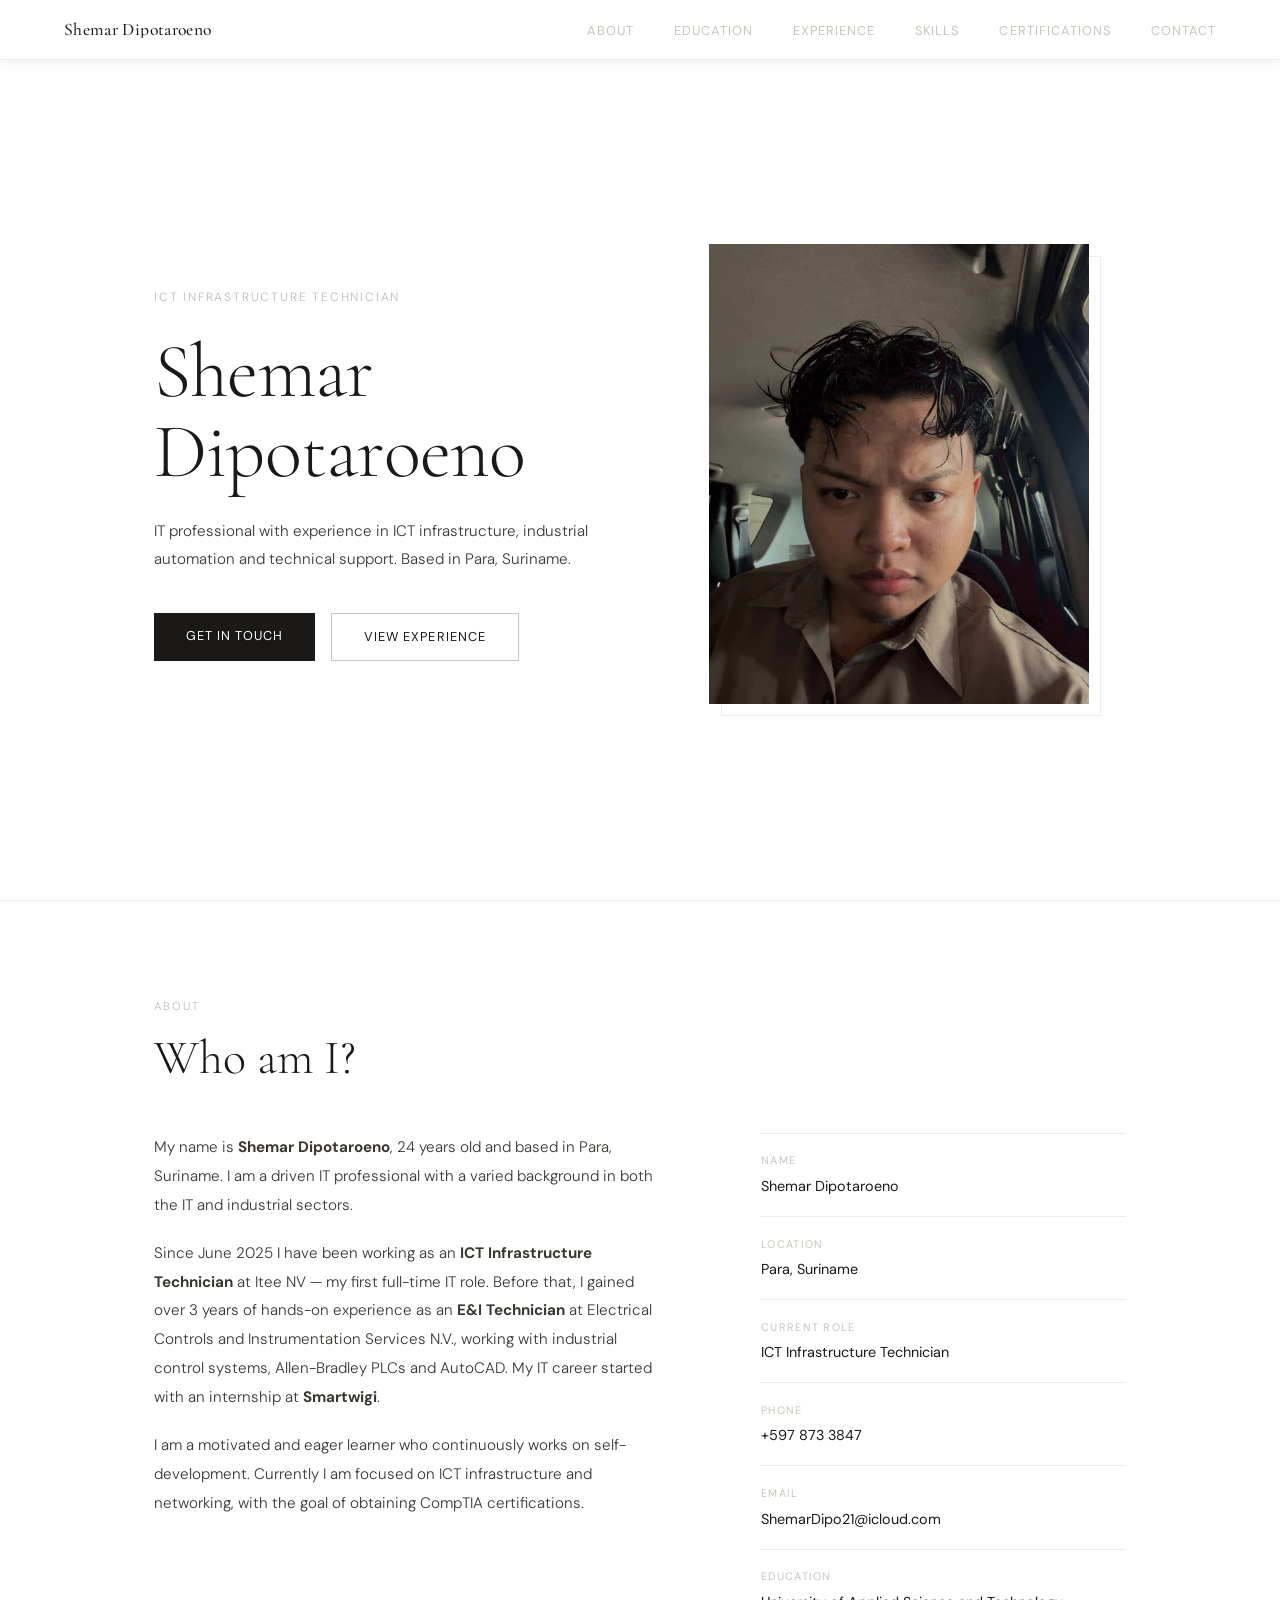
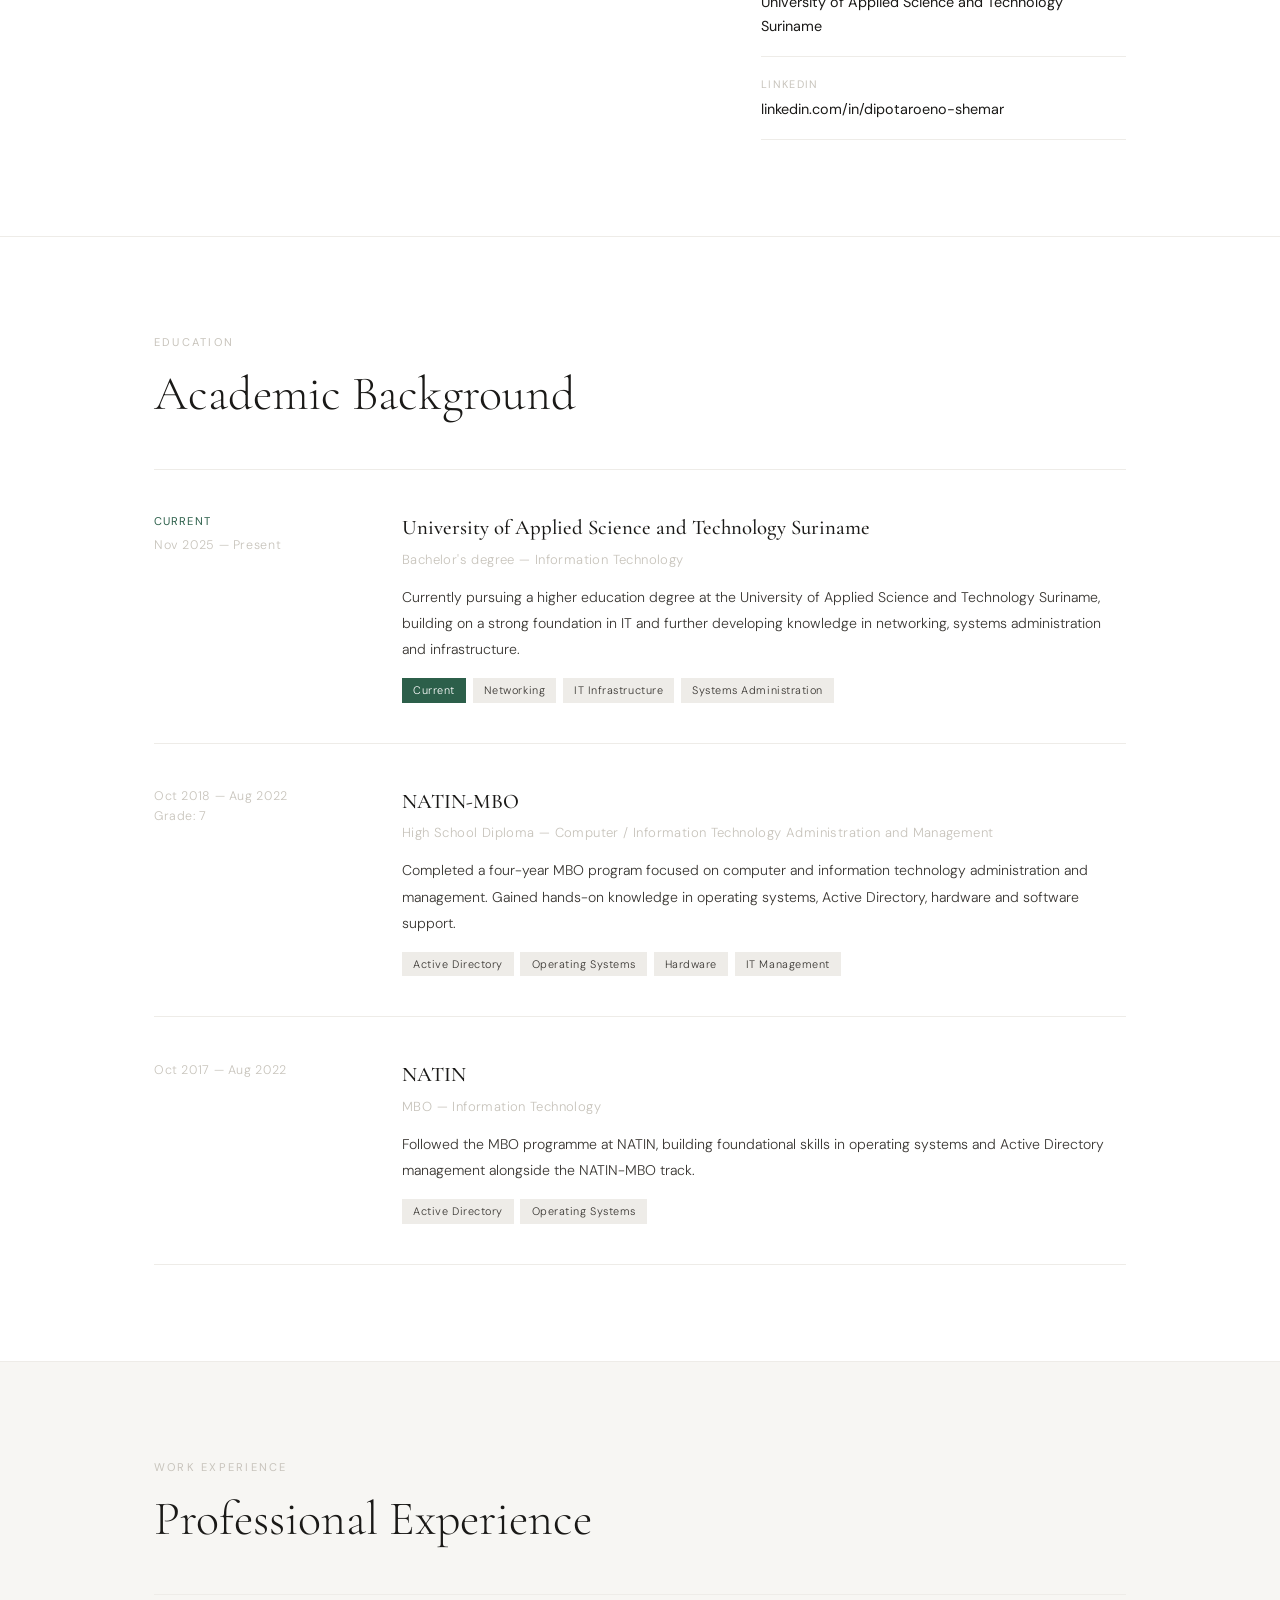
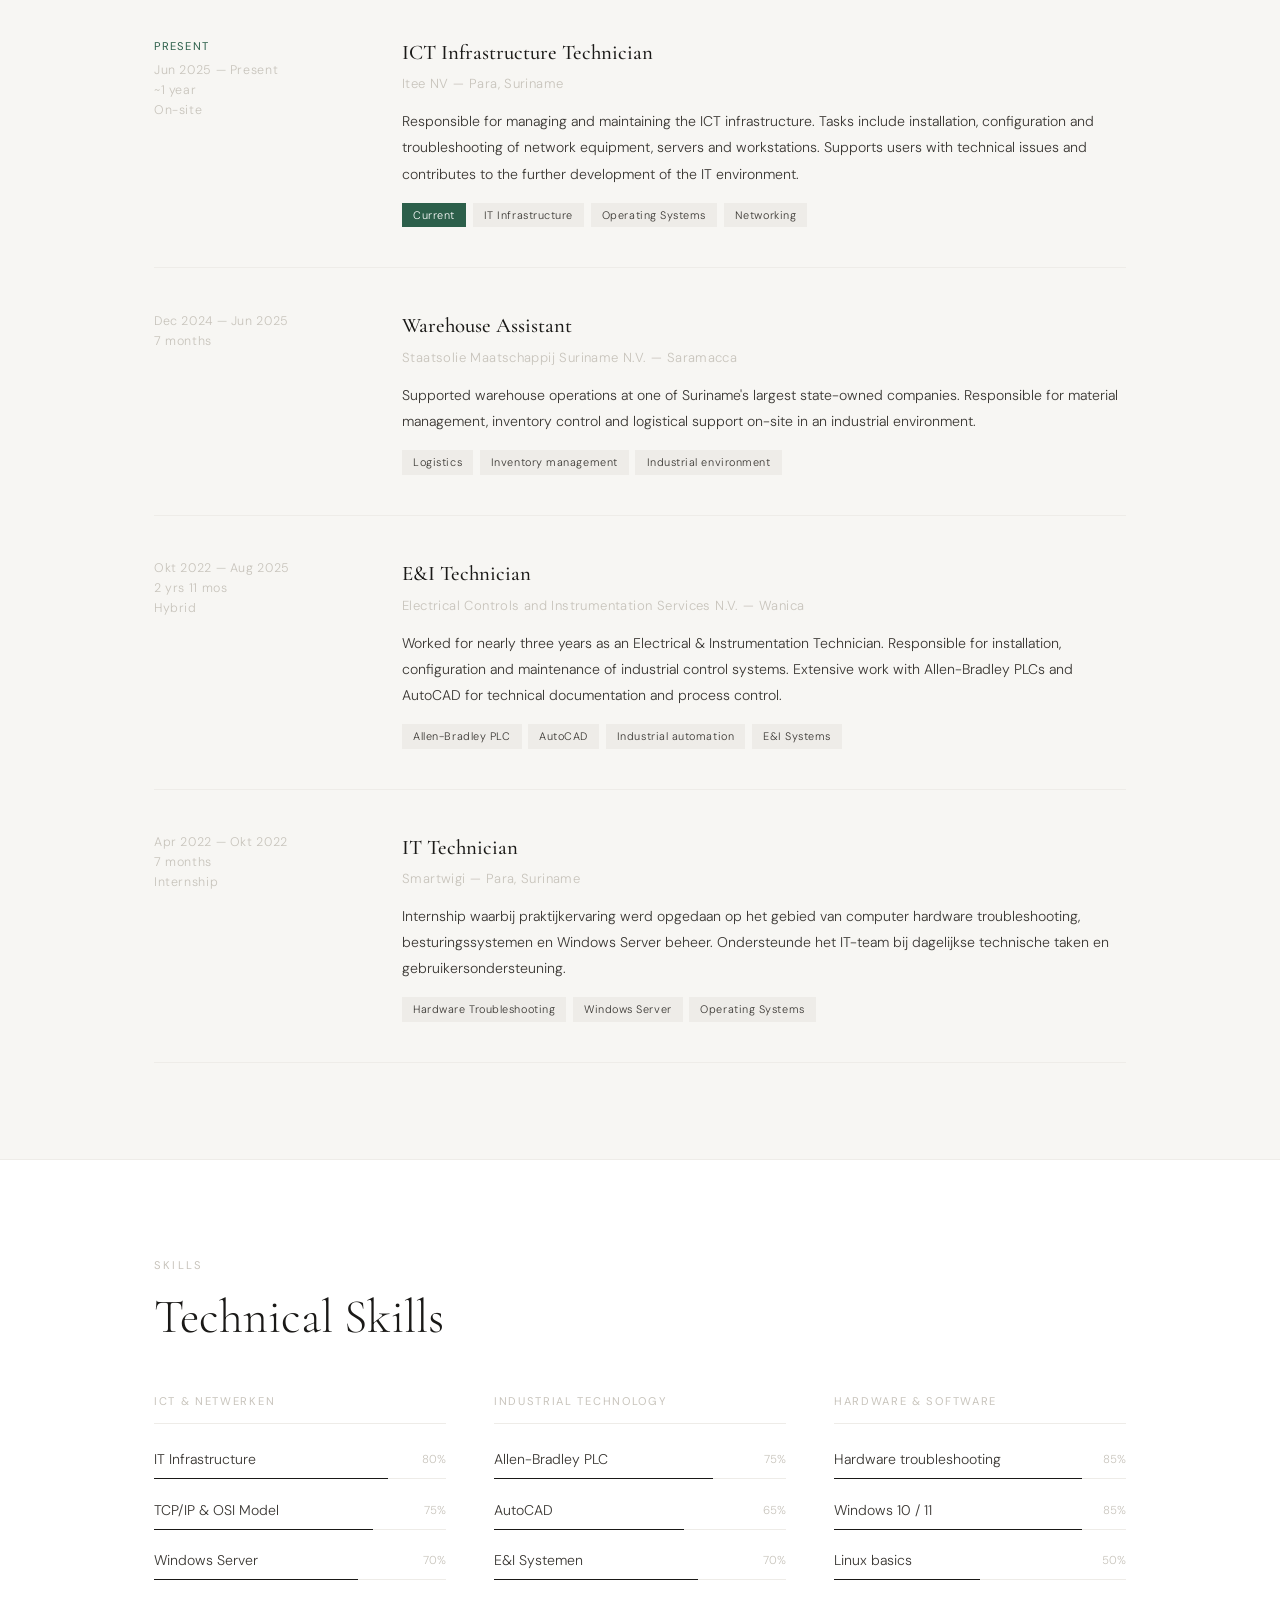
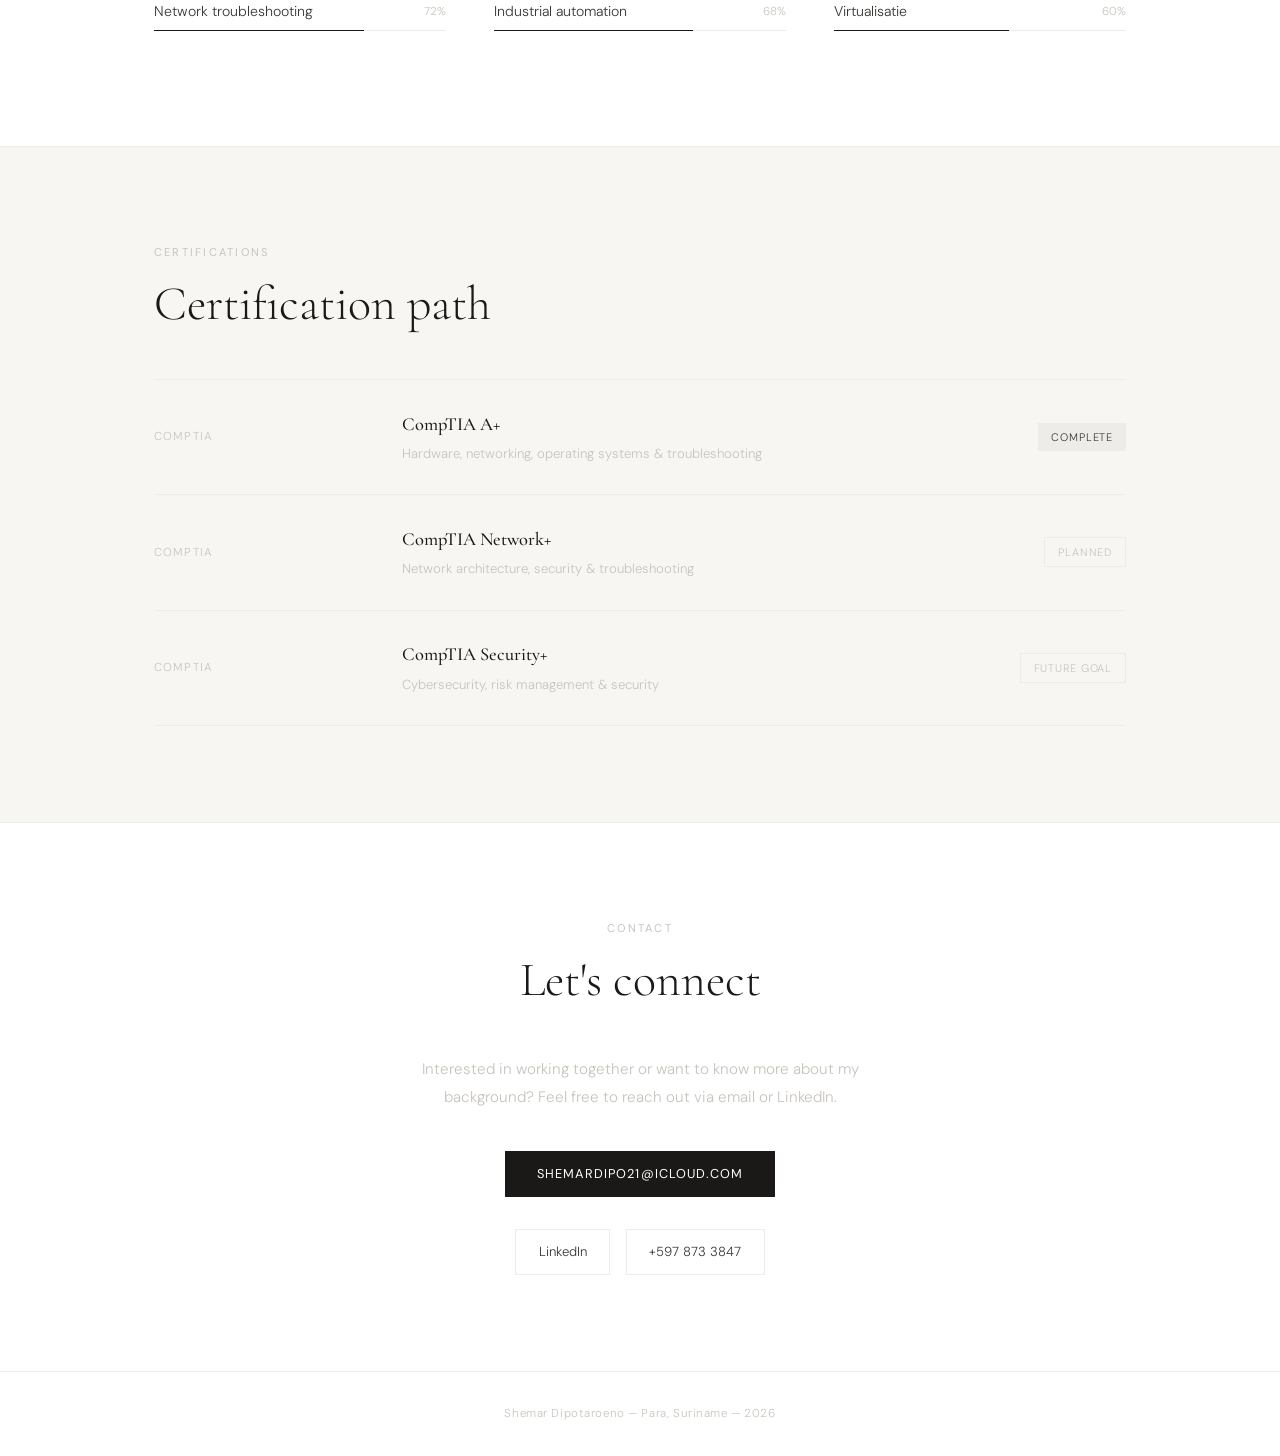
<file: index.html>
<!DOCTYPE html>
<html lang="en">
<head>
  <meta charset="UTF-8" />
  <meta name="viewport" content="width=device-width, initial-scale=1.0, viewport-fit=cover" />
  <title>Shemar Dipotaroeno</title>
  <link rel="preconnect" href="https://fonts.googleapis.com" />
  <link href="https://fonts.googleapis.com/css2?family=Cormorant+Garamond:wght@300;400;500;600&family=DM+Sans:wght@300;400;500&display=swap" rel="stylesheet" />
  <link rel="stylesheet" href="css/main.css">
  <link rel="stylesheet" href="css/base.css">
  <link rel="stylesheet" href="css/hero.css">
  <link rel="stylesheet" href="css/about.css">
  <link rel="stylesheet" href="css/experience.css">
  <link rel="stylesheet" href="css/skills.css">
  <link rel="stylesheet" href="css/certifications.css">
  <link rel="stylesheet" href="css/contact.css">
</head>
<body>

<nav>
  <a href="#hero" class="nav-name">Shemar Dipotaroeno</a>
  <ul class="nav-links" id="navLinks">
    <li><a href="#about">About</a></li>
    <li><a href="#education">Education</a></li>
    <li><a href="#experience">Experience</a></li>
    <li><a href="#skills">Skills</a></li>
    <li><a href="#certifications">Certifications</a></li>
    <li><a href="#contact">Contact</a></li>
  </ul>
  <button class="nav-burger" id="navBurger" aria-label="Menu">
    <span></span><span></span><span></span>
  </button>
</nav>

<!-- HERO -->
<section id="hero">
  <div class="hero-text">
    <p class="hero-eyebrow">ICT Infrastructure Technician</p>
    <h1>Shemar<br/>Dipotaroeno</h1>
    <p class="hero-desc">
      IT professional with experience in ICT infrastructure, industrial automation and technical support.
      Based in Para, Suriname.
    </p>
    <div class="hero-ctas">
      <a href="#contact" class="btn btn-primary">Get in touch</a>
      <a href="#experience" class="btn btn-outline">View experience</a>
    </div>
  </div>
  <div class="hero-photo">
    <div class="photo-frame">
      <img src="img/shemar.jpg" alt="Shemar Dipotaroeno" />
    </div>
  </div>
</section>

<hr class="divider">

<!-- ABOUT -->
<section id="about">
  <div class="reveal">
    <p class="sec-label">About</p>
    <h2>Who am I?</h2>
  </div>
  <div class="about-grid reveal">
    <div class="about-text">
      <p>
        My name is <strong>Shemar Dipotaroeno</strong>, 24 years old and based in
        Para, Suriname. I am a driven IT professional with a varied background
        in both the IT and industrial sectors.
      </p>
      <p>
        Since June 2025 I have been working as an <strong>ICT Infrastructure Technician</strong> at Itee NV &mdash;
        my first full-time IT role. Before that, I gained over 3 years of hands-on experience as an
        <strong>E&amp;I Technician</strong> at Electrical Controls and Instrumentation Services N.V.,
        working with industrial control systems, Allen-Bradley PLCs and AutoCAD.
        My IT career started with an internship at <strong>Smartwigi</strong>.
      </p>
      <p>
        I am a motivated and eager learner who continuously works on self-development. Currently I am
        focused on ICT infrastructure and networking, with the goal of obtaining
        CompTIA certifications.
      </p>
    </div>
    <div class="about-details">
      <div class="detail-row">
        <span class="detail-label">Name</span>
        <span class="detail-val">Shemar Dipotaroeno</span>
      </div>
      <div class="detail-row">
        <span class="detail-label">Location</span>
        <span class="detail-val">Para, Suriname</span>
      </div>
      <div class="detail-row">
        <span class="detail-label">Current role</span>
        <span class="detail-val">ICT Infrastructure Technician</span>
      </div>
      <div class="detail-row">
        <span class="detail-label">Phone</span>
        <span class="detail-val">+597 873 3847</span>
      </div>
      <div class="detail-row">
        <span class="detail-label">Email</span>
        <span class="detail-val">ShemarDipo21@icloud.com</span>
      </div>
      <div class="detail-row">
        <span class="detail-label">Education</span>
        <span class="detail-val">University of Applied Science and Technology Suriname</span>
      </div>
      <div class="detail-row">
        <span class="detail-label">LinkedIn</span>
        <span class="detail-val">linkedin.com/in/dipotaroeno-shemar</span>
      </div>
    </div>
  </div>
</section>

<hr class="divider">

<!-- EDUCATION -->
<section id="education">
  <div class="reveal">
    <p class="sec-label">Education</p>
    <h2>Academic Background</h2>
  </div>
  <div class="exp-list reveal">

    <div class="exp-item">
      <div class="exp-period">
        <strong>Current</strong>
        Nov 2025 &mdash; Present
      </div>
      <div class="exp-content">
        <div class="exp-title">University of Applied Science and Technology Suriname</div>
        <div class="exp-company">Bachelor's degree &mdash; Information Technology</div>
        <div class="exp-desc">
          Currently pursuing a higher education degree at the University of Applied Science
          and Technology Suriname, building on a strong foundation in IT and further developing
          knowledge in networking, systems administration and infrastructure.
        </div>
        <div class="exp-tags">
          <span class="tag current">Current</span>
          <span class="tag">Networking</span>
          <span class="tag">IT Infrastructure</span>
          <span class="tag">Systems Administration</span>
        </div>
      </div>
    </div>

    <div class="exp-item">
      <div class="exp-period">
        Oct 2018 &mdash; Aug 2022<br/>Grade: 7
      </div>
      <div class="exp-content">
        <div class="exp-title">NATIN-MBO</div>
        <div class="exp-company">High School Diploma &mdash; Computer / Information Technology Administration and Management</div>
        <div class="exp-desc">
          Completed a four-year MBO program focused on computer and information technology
          administration and management. Gained hands-on knowledge in operating systems,
          Active Directory, hardware and software support.
        </div>
        <div class="exp-tags">
          <span class="tag">Active Directory</span>
          <span class="tag">Operating Systems</span>
          <span class="tag">Hardware</span>
          <span class="tag">IT Management</span>
        </div>
      </div>
    </div>

    <div class="exp-item">
      <div class="exp-period">
        Oct 2017 &mdash; Aug 2022
      </div>
      <div class="exp-content">
        <div class="exp-title">NATIN</div>
        <div class="exp-company">MBO &mdash; Information Technology</div>
        <div class="exp-desc">
          Followed the MBO programme at NATIN, building foundational skills in
          operating systems and Active Directory management alongside the NATIN-MBO track.
        </div>
        <div class="exp-tags">
          <span class="tag">Active Directory</span>
          <span class="tag">Operating Systems</span>
        </div>
      </div>
    </div>

  </div>
</section>

<hr class="divider">

<!-- EXPERIENCE -->
<section id="experience">
<div class="exp-inner">
  <div class="reveal">
    <p class="sec-label">Work experience</p>
    <h2>Professional Experience</h2>
  </div>
  <div class="exp-list reveal">

    <div class="exp-item">
      <div class="exp-period">
        <strong>Present</strong>
        Jun 2025 &mdash; Present<br/>~1 year<br/>On-site
      </div>
      <div class="exp-content">
        <div class="exp-title">ICT Infrastructure Technician</div>
        <div class="exp-company">Itee NV &mdash; Para, Suriname</div>
        <div class="exp-desc">
          Responsible for managing and maintaining the ICT infrastructure.
          Tasks include installation, configuration and troubleshooting of
          network equipment, servers and workstations. Supports users with
          technical issues and contributes to the further development of the IT environment.
        </div>
        <div class="exp-tags">
          <span class="tag current">Current</span>
          <span class="tag">IT Infrastructure</span>
          <span class="tag">Operating Systems</span>
          <span class="tag">Networking</span>
        </div>
      </div>
    </div>

    <div class="exp-item">
      <div class="exp-period">
        Dec 2024 &mdash; Jun 2025<br/>7 months
      </div>
      <div class="exp-content">
        <div class="exp-title">Warehouse Assistant</div>
        <div class="exp-company">Staatsolie Maatschappij Suriname N.V. &mdash; Saramacca</div>
        <div class="exp-desc">
          Supported warehouse operations at one of Suriname's largest state-owned companies.
          Responsible for material management, inventory control and logistical support
          on-site in an industrial environment.
        </div>
        <div class="exp-tags">
          <span class="tag">Logistics</span>
          <span class="tag">Inventory management</span>
          <span class="tag">Industrial environment</span>
        </div>
      </div>
    </div>

    <div class="exp-item">
      <div class="exp-period">
        Okt 2022 &mdash; Aug 2025<br/>2 yrs 11 mos<br/>Hybrid
      </div>
      <div class="exp-content">
        <div class="exp-title">E&amp;I Technician</div>
        <div class="exp-company">Electrical Controls and Instrumentation Services N.V. &mdash; Wanica</div>
        <div class="exp-desc">
          Worked for nearly three years as an Electrical &amp; Instrumentation Technician.
          Responsible for installation, configuration and maintenance of industrial
          control systems. Extensive work with Allen-Bradley PLCs and AutoCAD
          for technical documentation and process control.
        </div>
        <div class="exp-tags">
          <span class="tag">Allen-Bradley PLC</span>
          <span class="tag">AutoCAD</span>
          <span class="tag">Industrial automation</span>
          <span class="tag">E&amp;I Systems</span>
        </div>
      </div>
    </div>

    <div class="exp-item">
      <div class="exp-period">
        Apr 2022 &mdash; Okt 2022<br/>7 months<br/>Internship
      </div>
      <div class="exp-content">
        <div class="exp-title">IT Technician</div>
        <div class="exp-company">Smartwigi &mdash; Para, Suriname</div>
        <div class="exp-desc">
          Internship waarbij praktijkervaring werd opgedaan op het gebied van computer hardware
          troubleshooting, besturingssystemen en Windows Server beheer.
          Ondersteunde het IT-team bij dagelijkse technische taken en gebruikersondersteuning.
        </div>
        <div class="exp-tags">
          <span class="tag">Hardware Troubleshooting</span>
          <span class="tag">Windows Server</span>
          <span class="tag">Operating Systems</span>
        </div>
      </div>
    </div>

  </div>
</div>
</section>

<hr class="divider">

<!-- SKILLS -->
<section id="skills">
  <div class="reveal">
    <p class="sec-label">Skills</p>
    <h2>Technical Skills</h2>
  </div>
  <div class="skills-cols reveal">
    <div class="skill-col">
      <h3>ICT &amp; Netwerken</h3>
      <div class="skill-entry">
        <div class="skill-row"><span class="skill-name">IT Infrastructure</span><span class="skill-pct">80%</span></div>
        <div class="skill-bar"><div class="skill-fill" data-w="80"></div></div>
      </div>
      <div class="skill-entry">
        <div class="skill-row"><span class="skill-name">TCP/IP &amp; OSI Model</span><span class="skill-pct">75%</span></div>
        <div class="skill-bar"><div class="skill-fill" data-w="75"></div></div>
      </div>
      <div class="skill-entry">
        <div class="skill-row"><span class="skill-name">Windows Server</span><span class="skill-pct">70%</span></div>
        <div class="skill-bar"><div class="skill-fill" data-w="70"></div></div>
      </div>
      <div class="skill-entry">
        <div class="skill-row"><span class="skill-name">Network troubleshooting</span><span class="skill-pct">72%</span></div>
        <div class="skill-bar"><div class="skill-fill" data-w="72"></div></div>
      </div>
    </div>
    <div class="skill-col">
      <h3>Industrial Technology</h3>
      <div class="skill-entry">
        <div class="skill-row"><span class="skill-name">Allen-Bradley PLC</span><span class="skill-pct">75%</span></div>
        <div class="skill-bar"><div class="skill-fill" data-w="75"></div></div>
      </div>
      <div class="skill-entry">
        <div class="skill-row"><span class="skill-name">AutoCAD</span><span class="skill-pct">65%</span></div>
        <div class="skill-bar"><div class="skill-fill" data-w="65"></div></div>
      </div>
      <div class="skill-entry">
        <div class="skill-row"><span class="skill-name">E&amp;I Systemen</span><span class="skill-pct">70%</span></div>
        <div class="skill-bar"><div class="skill-fill" data-w="70"></div></div>
      </div>
      <div class="skill-entry">
        <div class="skill-row"><span class="skill-name">Industrial automation</span><span class="skill-pct">68%</span></div>
        <div class="skill-bar"><div class="skill-fill" data-w="68"></div></div>
      </div>
    </div>
    <div class="skill-col">
      <h3>Hardware &amp; Software</h3>
      <div class="skill-entry">
        <div class="skill-row"><span class="skill-name">Hardware troubleshooting</span><span class="skill-pct">85%</span></div>
        <div class="skill-bar"><div class="skill-fill" data-w="85"></div></div>
      </div>
      <div class="skill-entry">
        <div class="skill-row"><span class="skill-name">Windows 10 / 11</span><span class="skill-pct">85%</span></div>
        <div class="skill-bar"><div class="skill-fill" data-w="85"></div></div>
      </div>
      <div class="skill-entry">
        <div class="skill-row"><span class="skill-name">Linux basics</span><span class="skill-pct">50%</span></div>
        <div class="skill-bar"><div class="skill-fill" data-w="50"></div></div>
      </div>
      <div class="skill-entry">
        <div class="skill-row"><span class="skill-name">Virtualisatie</span><span class="skill-pct">60%</span></div>
        <div class="skill-bar"><div class="skill-fill" data-w="60"></div></div>
      </div>
    </div>
  </div>
</section>

<hr class="divider">

<!-- CERTIFICATIONS -->
<section id="certifications">
<div class="cert-inner">
  <div class="reveal">
    <p class="sec-label">Certifications</p>
    <h2>Certification path</h2>
  </div>
  <div class="cert-list reveal">
    <div class="cert-item">
      <div class="cert-org">CompTIA</div>
      <div>
        <div class="cert-name">CompTIA A+</div>
        <div class="cert-desc">Hardware, networking, operating systems &amp; troubleshooting</div>
      </div>
      <span class="cert-status progress">Complete</span>
    </div>
    <div class="cert-item">
      <div class="cert-org">CompTIA</div>
      <div>
        <div class="cert-name">CompTIA Network+</div>
        <div class="cert-desc">Network architecture, security &amp; troubleshooting</div>
      </div>
      <span class="cert-status planned">Planned</span>
    </div>
    <div class="cert-item">
      <div class="cert-org">CompTIA</div>
      <div>
        <div class="cert-name">CompTIA Security+</div>
        <div class="cert-desc">Cybersecurity, risk management &amp; security</div>
      </div>
      <span class="cert-status planned">Future goal</span>
    </div>
  </div>
</div>
</section>

<hr class="divider">

<!-- CONTACT -->
<section id="contact">
  <div class="reveal">
    <p class="sec-label">Contact</p>
    <h2>Let's connect</h2>
  </div>
  <div class="contact-inner reveal">
    <p>
      Interested in working together or want to know more about my background?
      Feel free to reach out via email or LinkedIn.
    </p>
    <a href="mailto:ShemarDipo21@icloud.com" class="btn btn-primary">ShemarDipo21@icloud.com</a>
    <div class="contact-grid">
      <a href="https://www.linkedin.com/in/dipotaroeno-shemar" target="_blank" class="contact-item">LinkedIn</a>
      <a href="tel:+5978733847" class="contact-item">+597 873 3847</a>
    </div>
  </div>
</section>

<footer>
  <p>Shemar Dipotaroeno &mdash; Para, Suriname &mdash; <span id="year"></span></p>
</footer>

<script src="js/script.js"></script>
</body>
</html>
</file>
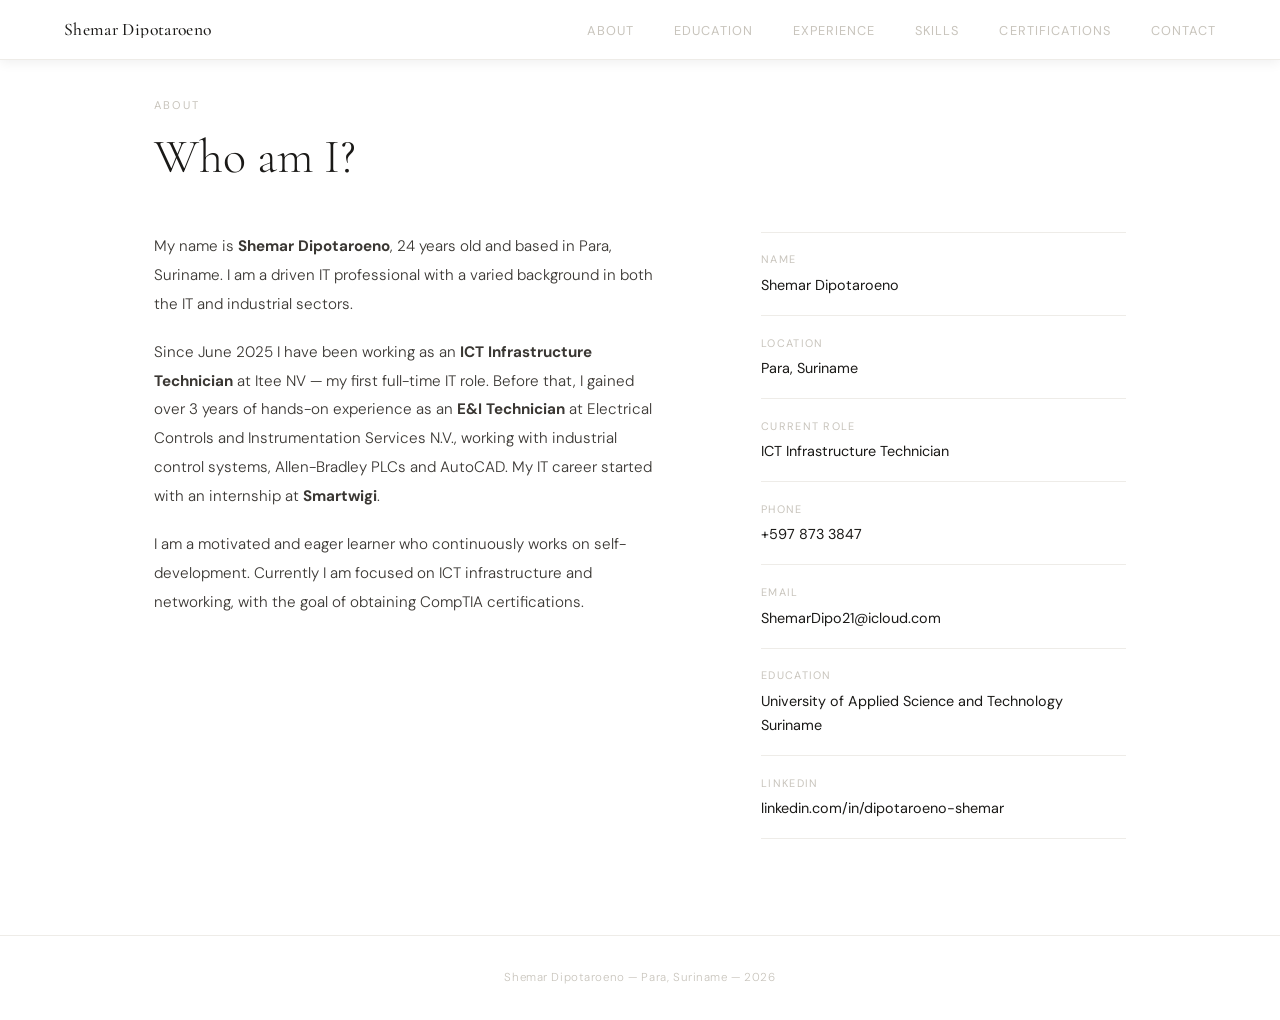
<file: about.html>
<!DOCTYPE html>
<html lang="en">
<head>
  <meta charset="UTF-8" />
  <meta name="viewport" content="width=device-width, initial-scale=1.0, viewport-fit=cover" />
  <title>Shemar Dipotaroeno &mdash; About</title>
  <link rel="preconnect" href="https://fonts.googleapis.com" />
  <link href="https://fonts.googleapis.com/css2?family=Cormorant+Garamond:wght@300;400;500;600&family=DM+Sans:wght@300;400;500&display=swap" rel="stylesheet" />
  <link rel="stylesheet" href="css/main.css">
  <link rel="stylesheet" href="css/base.css">
  <link rel="stylesheet" href="css/about.css">
</head>
<body>

<nav>
  <a href="index.html" class="nav-name">Shemar Dipotaroeno</a>
  <ul class="nav-links" id="navLinks">
    <li><a href="about.html">About</a></li>
    <li><a href="education.html">Education</a></li>
    <li><a href="experience.html">Experience</a></li>
    <li><a href="skills.html">Skills</a></li>
    <li><a href="certifications.html">Certifications</a></li>
    <li><a href="contact.html">Contact</a></li>
  </ul>
  <button class="nav-burger" id="navBurger" aria-label="Menu">
    <span></span><span></span><span></span>
  </button>
</nav>

<section id="about">
  <div class="reveal">
    <p class="sec-label">About</p>
    <h2>Who am I?</h2>
  </div>
  <div class="about-grid reveal">
    <div class="about-text">
      <p>
        My name is <strong>Shemar Dipotaroeno</strong>, 24 years old and based in
        Para, Suriname. I am a driven IT professional with a varied background
        in both the IT and industrial sectors.
      </p>
      <p>
        Since June 2025 I have been working as an <strong>ICT Infrastructure Technician</strong> at Itee NV &mdash;
        my first full-time IT role. Before that, I gained over 3 years of hands-on experience as an
        <strong>E&amp;I Technician</strong> at Electrical Controls and Instrumentation Services N.V.,
        working with industrial control systems, Allen-Bradley PLCs and AutoCAD.
        My IT career started with an internship at <strong>Smartwigi</strong>.
      </p>
      <p>
        I am a motivated and eager learner who continuously works on self-development. Currently I am
        focused on ICT infrastructure and networking, with the goal of obtaining
        CompTIA certifications.
      </p>
    </div>
    <div class="about-details">
      <div class="detail-row">
        <span class="detail-label">Name</span>
        <span class="detail-val">Shemar Dipotaroeno</span>
      </div>
      <div class="detail-row">
        <span class="detail-label">Location</span>
        <span class="detail-val">Para, Suriname</span>
      </div>
      <div class="detail-row">
        <span class="detail-label">Current role</span>
        <span class="detail-val">ICT Infrastructure Technician</span>
      </div>
      <div class="detail-row">
        <span class="detail-label">Phone</span>
        <span class="detail-val">+597 873 3847</span>
      </div>
      <div class="detail-row">
        <span class="detail-label">Email</span>
        <span class="detail-val">ShemarDipo21@icloud.com</span>
      </div>
      <div class="detail-row">
        <span class="detail-label">Education</span>
        <span class="detail-val">University of Applied Science and Technology Suriname</span>
      </div>
      <div class="detail-row">
        <span class="detail-label">LinkedIn</span>
        <span class="detail-val">linkedin.com/in/dipotaroeno-shemar</span>
      </div>
    </div>
  </div>
</section>

<footer>
  <p>Shemar Dipotaroeno &mdash; Para, Suriname &mdash; <span id="year"></span></p>
</footer>

<script src="js/script.js"></script>
</body>
</html>
</file>
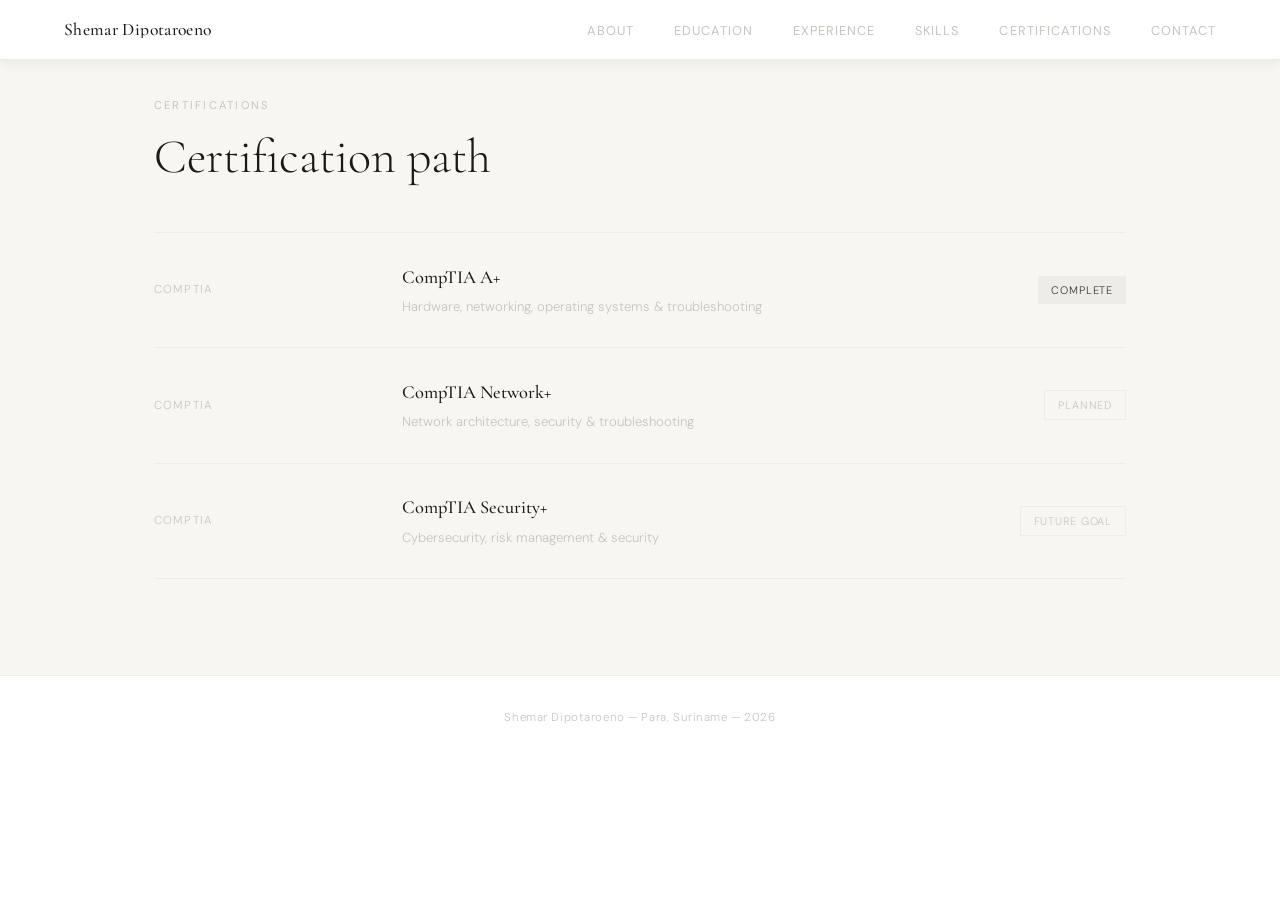
<file: certifications.html>
<!DOCTYPE html>
<html lang="en">
<head>
  <meta charset="UTF-8" />
  <meta name="viewport" content="width=device-width, initial-scale=1.0, viewport-fit=cover" />
  <title>Shemar Dipotaroeno &mdash; Certifications</title>
  <link rel="preconnect" href="https://fonts.googleapis.com" />
  <link href="https://fonts.googleapis.com/css2?family=Cormorant+Garamond:wght@300;400;500;600&family=DM+Sans:wght@300;400;500&display=swap" rel="stylesheet" />
  <link rel="stylesheet" href="css/main.css">
  <link rel="stylesheet" href="css/base.css">
  <link rel="stylesheet" href="css/certifications.css">
</head>
<body>

<nav>
  <a href="index.html" class="nav-name">Shemar Dipotaroeno</a>
  <ul class="nav-links" id="navLinks">
    <li><a href="about.html">About</a></li>
    <li><a href="education.html">Education</a></li>
    <li><a href="experience.html">Experience</a></li>
    <li><a href="skills.html">Skills</a></li>
    <li><a href="certifications.html">Certifications</a></li>
    <li><a href="contact.html">Contact</a></li>
  </ul>
  <button class="nav-burger" id="navBurger" aria-label="Menu">
    <span></span><span></span><span></span>
  </button>
</nav>

<section id="certifications">
<div class="cert-inner">
  <div class="reveal">
    <p class="sec-label">Certifications</p>
    <h2>Certification path</h2>
  </div>
  <div class="cert-list reveal">
    <div class="cert-item">
      <div class="cert-org">CompTIA</div>
      <div>
        <div class="cert-name">CompTIA A+</div>
        <div class="cert-desc">Hardware, networking, operating systems &amp; troubleshooting</div>
      </div>
      <span class="cert-status progress">Complete</span>
    </div>
    <div class="cert-item">
      <div class="cert-org">CompTIA</div>
      <div>
        <div class="cert-name">CompTIA Network+</div>
        <div class="cert-desc">Network architecture, security &amp; troubleshooting</div>
      </div>
      <span class="cert-status planned">Planned</span>
    </div>
    <div class="cert-item">
      <div class="cert-org">CompTIA</div>
      <div>
        <div class="cert-name">CompTIA Security+</div>
        <div class="cert-desc">Cybersecurity, risk management &amp; security</div>
      </div>
      <span class="cert-status planned">Future goal</span>
    </div>
  </div>
</div>
</section>

<footer>
  <p>Shemar Dipotaroeno &mdash; Para, Suriname &mdash; <span id="year"></span></p>
</footer>

<script src="js/script.js"></script>
</body>
</html>
</file>
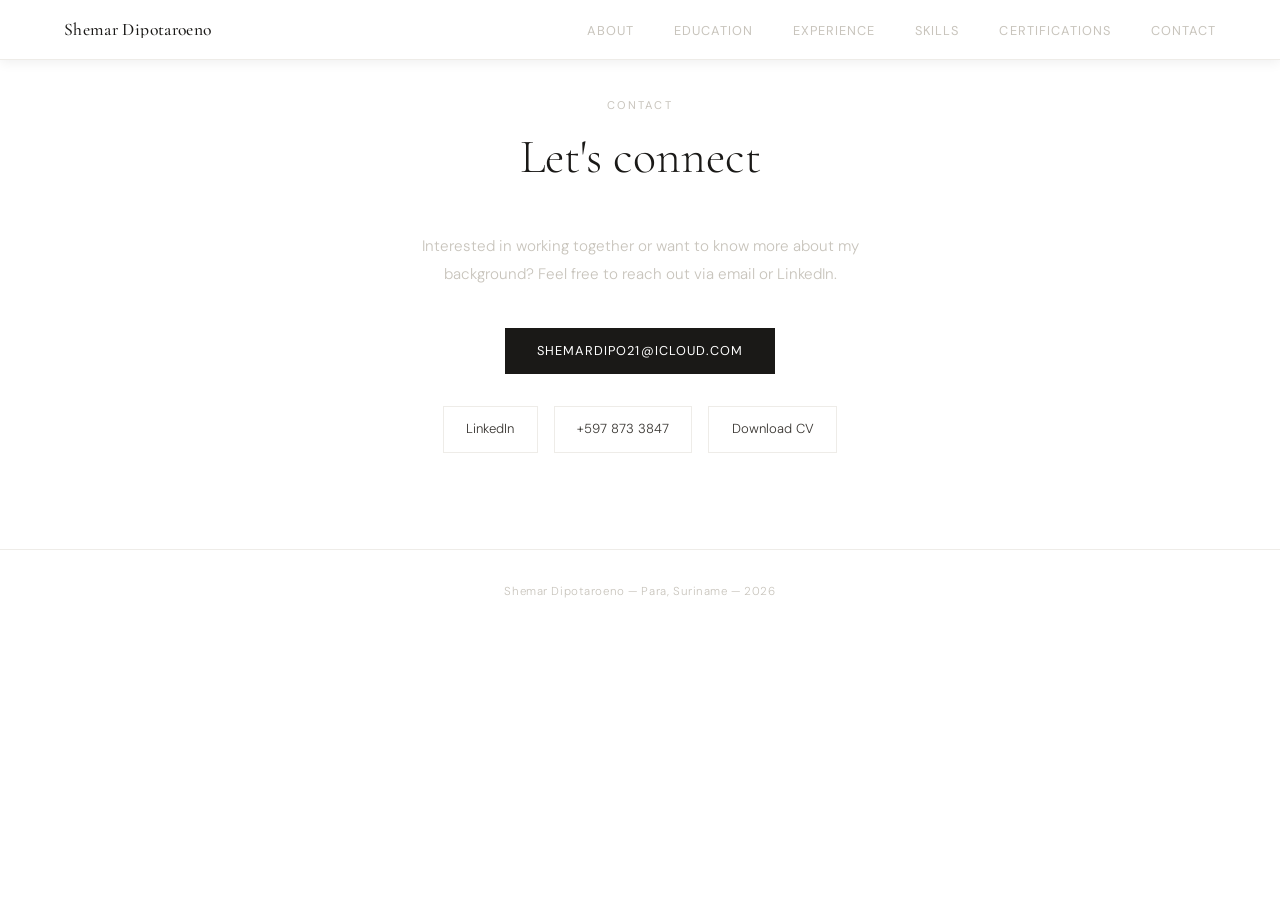
<file: contact.html>
<!DOCTYPE html>
<html lang="en">
<head>
  <meta charset="UTF-8" />
  <meta name="viewport" content="width=device-width, initial-scale=1.0, viewport-fit=cover" />
  <title>Shemar Dipotaroeno &mdash; Contact</title>
  <link rel="preconnect" href="https://fonts.googleapis.com" />
  <link href="https://fonts.googleapis.com/css2?family=Cormorant+Garamond:wght@300;400;500;600&family=DM+Sans:wght@300;400;500&display=swap" rel="stylesheet" />
  <link rel="stylesheet" href="css/main.css">
  <link rel="stylesheet" href="css/base.css">
  <link rel="stylesheet" href="css/contact.css">
</head>
<body>

<nav>
  <a href="index.html" class="nav-name">Shemar Dipotaroeno</a>
  <ul class="nav-links" id="navLinks">
    <li><a href="about.html">About</a></li>
    <li><a href="education.html">Education</a></li>
    <li><a href="experience.html">Experience</a></li>
    <li><a href="skills.html">Skills</a></li>
    <li><a href="certifications.html">Certifications</a></li>
    <li><a href="contact.html">Contact</a></li>
  </ul>
  <button class="nav-burger" id="navBurger" aria-label="Menu">
    <span></span><span></span><span></span>
  </button>
</nav>

<section id="contact">
  <div class="reveal">
    <p class="sec-label">Contact</p>
    <h2>Let's connect</h2>
  </div>
  <div class="contact-inner reveal">
    <p>
      Interested in working together or want to know more about my background?
      Feel free to reach out via email or LinkedIn.
    </p>
    <a href="mailto:ShemarDipo21@icloud.com" class="btn btn-primary">ShemarDipo21@icloud.com</a>
    <div class="contact-grid">
      <a href="https://www.linkedin.com/in/dipotaroeno-shemar" target="_blank" class="contact-item">LinkedIn</a>
      <a href="tel:+5978733847" class="contact-item">+597 873 3847</a>
      <a href="#" class="contact-item">Download CV</a>
    </div>
  </div>
</section>

<footer>
  <p>Shemar Dipotaroeno &mdash; Para, Suriname &mdash; <span id="year"></span></p>
</footer>

<script src="js/script.js"></script>
</body>
</html>
</file>
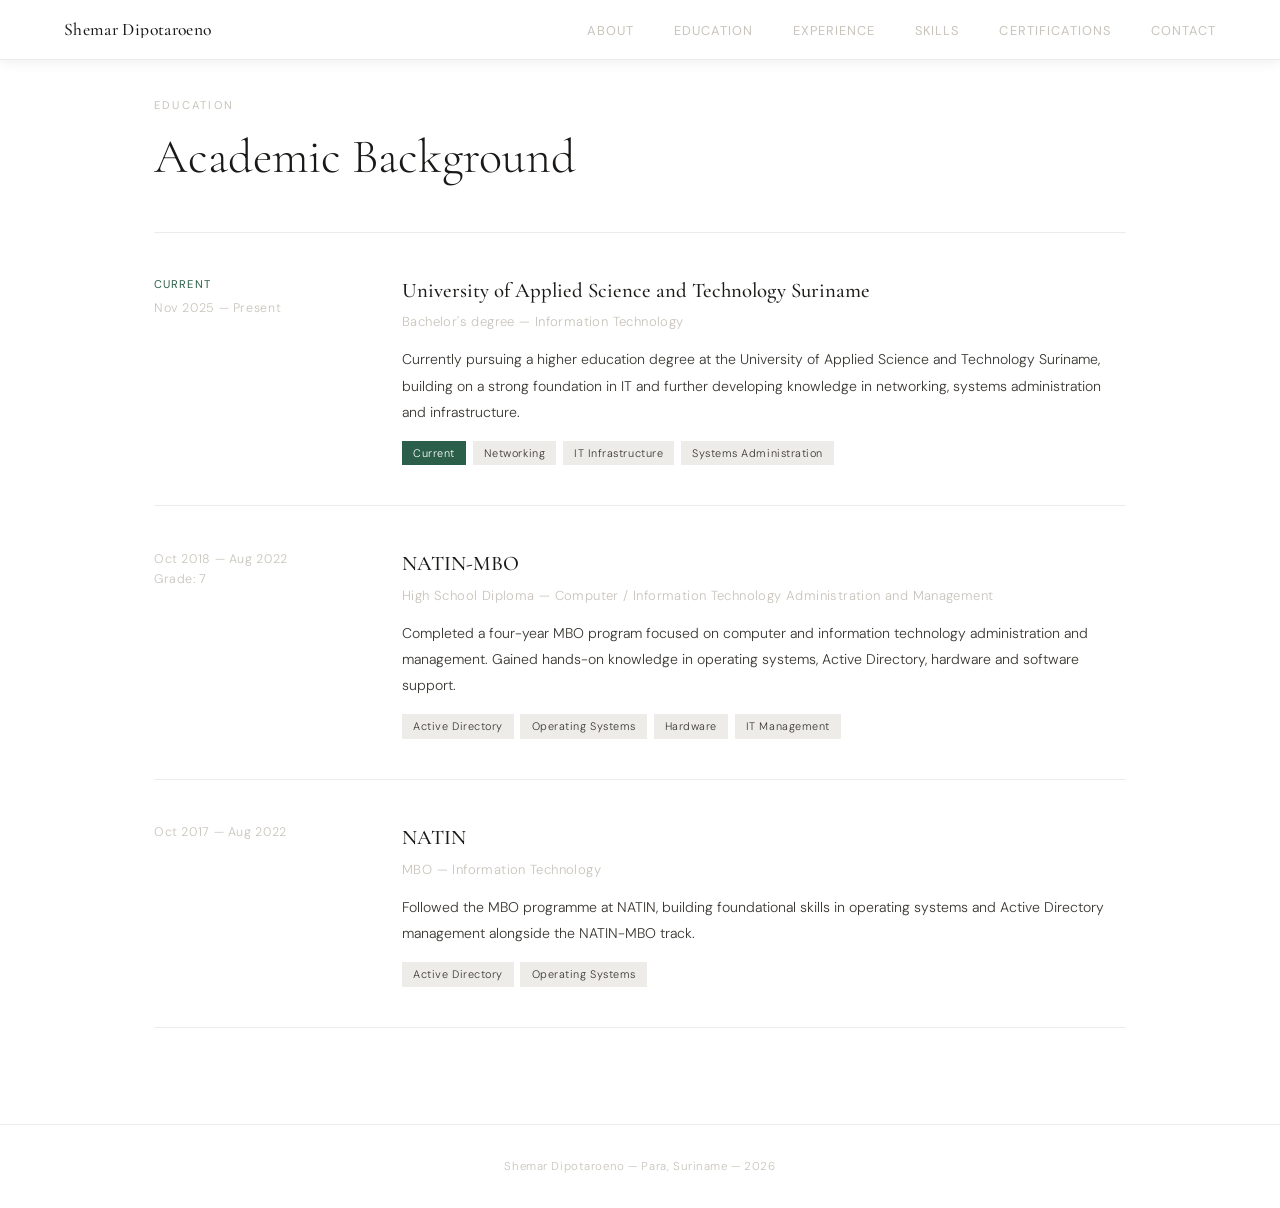
<file: education.html>
<!DOCTYPE html>
<html lang="en">
<head>
  <meta charset="UTF-8" />
  <meta name="viewport" content="width=device-width, initial-scale=1.0, viewport-fit=cover" />
  <title>Shemar Dipotaroeno &mdash; Education</title>
  <link rel="preconnect" href="https://fonts.googleapis.com" />
  <link href="https://fonts.googleapis.com/css2?family=Cormorant+Garamond:wght@300;400;500;600&family=DM+Sans:wght@300;400;500&display=swap" rel="stylesheet" />
  <link rel="stylesheet" href="css/main.css">
  <link rel="stylesheet" href="css/base.css">
  <link rel="stylesheet" href="css/experience.css">
</head>
<body>

<nav>
  <a href="index.html" class="nav-name">Shemar Dipotaroeno</a>
  <ul class="nav-links" id="navLinks">
    <li><a href="about.html">About</a></li>
    <li><a href="education.html">Education</a></li>
    <li><a href="experience.html">Experience</a></li>
    <li><a href="skills.html">Skills</a></li>
    <li><a href="certifications.html">Certifications</a></li>
    <li><a href="contact.html">Contact</a></li>
  </ul>
  <button class="nav-burger" id="navBurger" aria-label="Menu">
    <span></span><span></span><span></span>
  </button>
</nav>

<section id="education">
  <div class="reveal">
    <p class="sec-label">Education</p>
    <h2>Academic Background</h2>
  </div>
  <div class="exp-list reveal">

    <div class="exp-item">
      <div class="exp-period">
        <strong>Current</strong>
        Nov 2025 &mdash; Present
      </div>
      <div class="exp-content">
        <div class="exp-title">University of Applied Science and Technology Suriname</div>
        <div class="exp-company">Bachelor's degree &mdash; Information Technology</div>
        <div class="exp-desc">
          Currently pursuing a higher education degree at the University of Applied Science
          and Technology Suriname, building on a strong foundation in IT and further developing
          knowledge in networking, systems administration and infrastructure.
        </div>
        <div class="exp-tags">
          <span class="tag current">Current</span>
          <span class="tag">Networking</span>
          <span class="tag">IT Infrastructure</span>
          <span class="tag">Systems Administration</span>
        </div>
      </div>
    </div>

    <div class="exp-item">
      <div class="exp-period">
        Oct 2018 &mdash; Aug 2022<br/>Grade: 7
      </div>
      <div class="exp-content">
        <div class="exp-title">NATIN-MBO</div>
        <div class="exp-company">High School Diploma &mdash; Computer / Information Technology Administration and Management</div>
        <div class="exp-desc">
          Completed a four-year MBO program focused on computer and information technology
          administration and management. Gained hands-on knowledge in operating systems,
          Active Directory, hardware and software support.
        </div>
        <div class="exp-tags">
          <span class="tag">Active Directory</span>
          <span class="tag">Operating Systems</span>
          <span class="tag">Hardware</span>
          <span class="tag">IT Management</span>
        </div>
      </div>
    </div>

    <div class="exp-item">
      <div class="exp-period">
        Oct 2017 &mdash; Aug 2022
      </div>
      <div class="exp-content">
        <div class="exp-title">NATIN</div>
        <div class="exp-company">MBO &mdash; Information Technology</div>
        <div class="exp-desc">
          Followed the MBO programme at NATIN, building foundational skills in
          operating systems and Active Directory management alongside the NATIN-MBO track.
        </div>
        <div class="exp-tags">
          <span class="tag">Active Directory</span>
          <span class="tag">Operating Systems</span>
        </div>
      </div>
    </div>

  </div>
</section>

<footer>
  <p>Shemar Dipotaroeno &mdash; Para, Suriname &mdash; <span id="year"></span></p>
</footer>

<script src="js/script.js"></script>
</body>
</html>
</file>
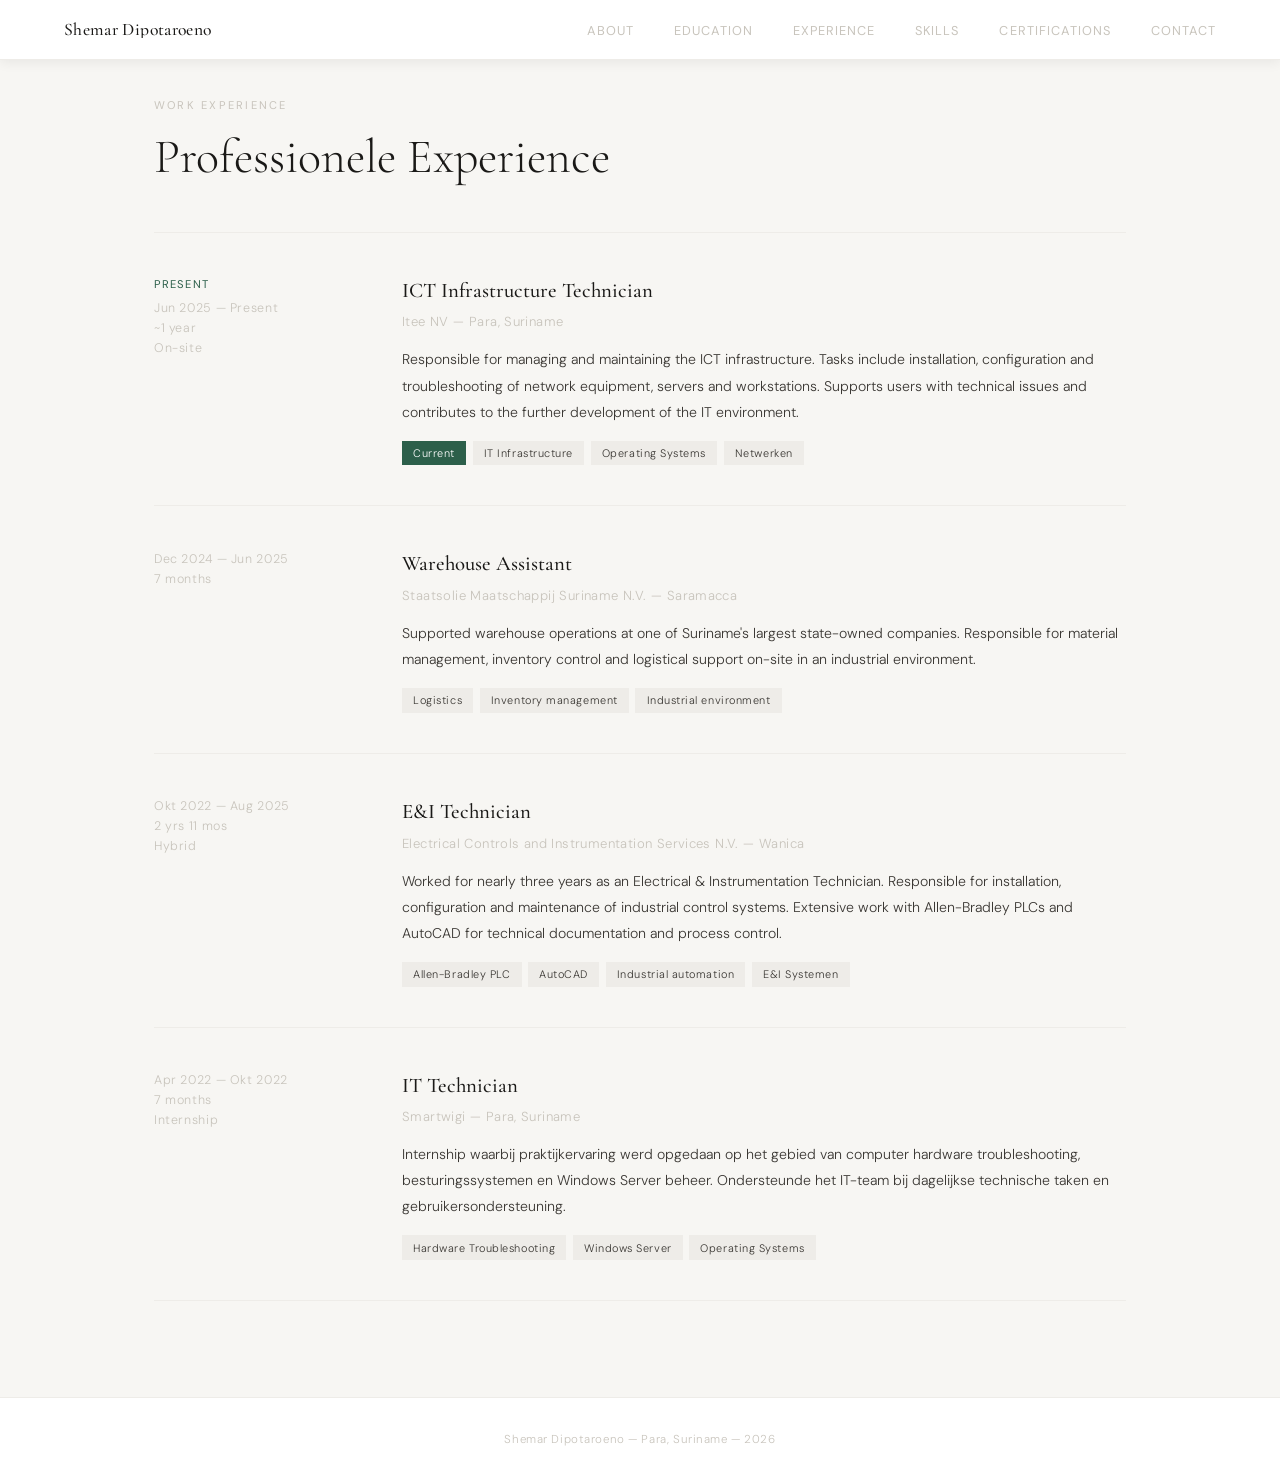
<file: experience.html>
<!DOCTYPE html>
<html lang="en">
<head>
  <meta charset="UTF-8" />
  <meta name="viewport" content="width=device-width, initial-scale=1.0, viewport-fit=cover" />
  <title>Shemar Dipotaroeno &mdash; Experience</title>
  <link rel="preconnect" href="https://fonts.googleapis.com" />
  <link href="https://fonts.googleapis.com/css2?family=Cormorant+Garamond:wght@300;400;500;600&family=DM+Sans:wght@300;400;500&display=swap" rel="stylesheet" />
  <link rel="stylesheet" href="css/main.css">
  <link rel="stylesheet" href="css/base.css">
  <link rel="stylesheet" href="css/experience.css">
</head>
<body>

<nav>
  <a href="index.html" class="nav-name">Shemar Dipotaroeno</a>
  <ul class="nav-links" id="navLinks">
    <li><a href="about.html">About</a></li>
    <li><a href="education.html">Education</a></li>
    <li><a href="experience.html">Experience</a></li>
    <li><a href="skills.html">Skills</a></li>
    <li><a href="certifications.html">Certifications</a></li>
    <li><a href="contact.html">Contact</a></li>
  </ul>
  <button class="nav-burger" id="navBurger" aria-label="Menu">
    <span></span><span></span><span></span>
  </button>
</nav>

<section id="experience">
<div class="exp-inner">
  <div class="reveal">
    <p class="sec-label">Work experience</p>
    <h2>Professionele Experience</h2>
  </div>
  <div class="exp-list reveal">

    <div class="exp-item">
      <div class="exp-period">
        <strong>Present</strong>
        Jun 2025 &mdash; Present<br/>~1 year<br/>On-site
      </div>
      <div class="exp-content">
        <div class="exp-title">ICT Infrastructure Technician</div>
        <div class="exp-company">Itee NV &mdash; Para, Suriname</div>
        <div class="exp-desc">
          Responsible for managing and maintaining the ICT infrastructure.
          Tasks include installation, configuration and troubleshooting of
          network equipment, servers and workstations. Supports users with
          technical issues and contributes to the further development of the IT environment.
        </div>
        <div class="exp-tags">
          <span class="tag current">Current</span>
          <span class="tag">IT Infrastructure</span>
          <span class="tag">Operating Systems</span>
          <span class="tag">Netwerken</span>
        </div>
      </div>
    </div>

    <div class="exp-item">
      <div class="exp-period">
        Dec 2024 &mdash; Jun 2025<br/>7 months
      </div>
      <div class="exp-content">
        <div class="exp-title">Warehouse Assistant</div>
        <div class="exp-company">Staatsolie Maatschappij Suriname N.V. &mdash; Saramacca</div>
        <div class="exp-desc">
          Supported warehouse operations at one of Suriname's largest state-owned companies.
          Responsible for material management, inventory control and logistical support
          on-site in an industrial environment.
        </div>
        <div class="exp-tags">
          <span class="tag">Logistics</span>
          <span class="tag">Inventory management</span>
          <span class="tag">Industrial environment</span>
        </div>
      </div>
    </div>

    <div class="exp-item">
      <div class="exp-period">
        Okt 2022 &mdash; Aug 2025<br/>2 yrs 11 mos<br/>Hybrid
      </div>
      <div class="exp-content">
        <div class="exp-title">E&amp;I Technician</div>
        <div class="exp-company">Electrical Controls and Instrumentation Services N.V. &mdash; Wanica</div>
        <div class="exp-desc">
          Worked for nearly three years as an Electrical &amp; Instrumentation Technician.
          Responsible for installation, configuration and maintenance of industrial
          control systems. Extensive work with Allen-Bradley PLCs and AutoCAD
          for technical documentation and process control.
        </div>
        <div class="exp-tags">
          <span class="tag">Allen-Bradley PLC</span>
          <span class="tag">AutoCAD</span>
          <span class="tag">Industrial automation</span>
          <span class="tag">E&amp;I Systemen</span>
        </div>
      </div>
    </div>

    <div class="exp-item">
      <div class="exp-period">
        Apr 2022 &mdash; Okt 2022<br/>7 months<br/>Internship
      </div>
      <div class="exp-content">
        <div class="exp-title">IT Technician</div>
        <div class="exp-company">Smartwigi &mdash; Para, Suriname</div>
        <div class="exp-desc">
          Internship waarbij praktijkervaring werd opgedaan op het gebied van computer hardware
          troubleshooting, besturingssystemen en Windows Server beheer.
          Ondersteunde het IT-team bij dagelijkse technische taken en gebruikersondersteuning.
        </div>
        <div class="exp-tags">
          <span class="tag">Hardware Troubleshooting</span>
          <span class="tag">Windows Server</span>
          <span class="tag">Operating Systems</span>
        </div>
      </div>
    </div>

  </div>
</div>
</section>

<footer>
  <p>Shemar Dipotaroeno &mdash; Para, Suriname &mdash; <span id="year"></span></p>
</footer>

<script src="js/script.js"></script>
</body>
</html>
</file>
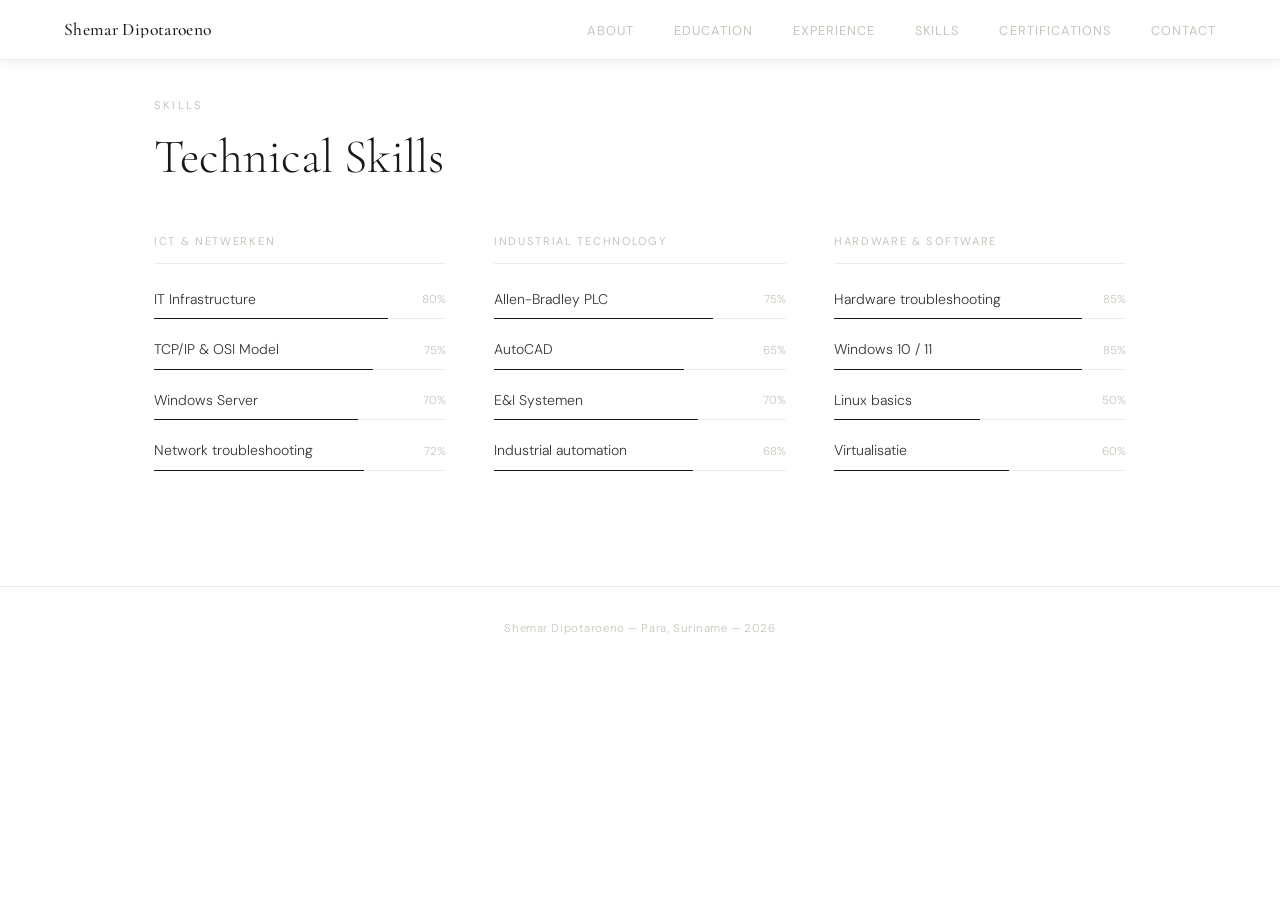
<file: skills.html>
<!DOCTYPE html>
<html lang="en">
<head>
  <meta charset="UTF-8" />
  <meta name="viewport" content="width=device-width, initial-scale=1.0, viewport-fit=cover" />
  <title>Shemar Dipotaroeno &mdash; Skills</title>
  <link rel="preconnect" href="https://fonts.googleapis.com" />
  <link href="https://fonts.googleapis.com/css2?family=Cormorant+Garamond:wght@300;400;500;600&family=DM+Sans:wght@300;400;500&display=swap" rel="stylesheet" />
  <link rel="stylesheet" href="css/main.css">
  <link rel="stylesheet" href="css/base.css">
  <link rel="stylesheet" href="css/skills.css">
</head>
<body>

<nav>
  <a href="index.html" class="nav-name">Shemar Dipotaroeno</a>
  <ul class="nav-links" id="navLinks">
    <li><a href="about.html">About</a></li>
    <li><a href="education.html">Education</a></li>
    <li><a href="experience.html">Experience</a></li>
    <li><a href="skills.html">Skills</a></li>
    <li><a href="certifications.html">Certifications</a></li>
    <li><a href="contact.html">Contact</a></li>
  </ul>
  <button class="nav-burger" id="navBurger" aria-label="Menu">
    <span></span><span></span><span></span>
  </button>
</nav>

<section id="skills">
  <div class="reveal">
    <p class="sec-label">Skills</p>
    <h2>Technical Skills</h2>
  </div>
  <div class="skills-cols reveal">
    <div class="skill-col">
      <h3>ICT &amp; Netwerken</h3>
      <div class="skill-entry">
        <div class="skill-row"><span class="skill-name">IT Infrastructure</span><span class="skill-pct">80%</span></div>
        <div class="skill-bar"><div class="skill-fill" data-w="80"></div></div>
      </div>
      <div class="skill-entry">
        <div class="skill-row"><span class="skill-name">TCP/IP &amp; OSI Model</span><span class="skill-pct">75%</span></div>
        <div class="skill-bar"><div class="skill-fill" data-w="75"></div></div>
      </div>
      <div class="skill-entry">
        <div class="skill-row"><span class="skill-name">Windows Server</span><span class="skill-pct">70%</span></div>
        <div class="skill-bar"><div class="skill-fill" data-w="70"></div></div>
      </div>
      <div class="skill-entry">
        <div class="skill-row"><span class="skill-name">Network troubleshooting</span><span class="skill-pct">72%</span></div>
        <div class="skill-bar"><div class="skill-fill" data-w="72"></div></div>
      </div>
    </div>
    <div class="skill-col">
      <h3>Industrial Technology</h3>
      <div class="skill-entry">
        <div class="skill-row"><span class="skill-name">Allen-Bradley PLC</span><span class="skill-pct">75%</span></div>
        <div class="skill-bar"><div class="skill-fill" data-w="75"></div></div>
      </div>
      <div class="skill-entry">
        <div class="skill-row"><span class="skill-name">AutoCAD</span><span class="skill-pct">65%</span></div>
        <div class="skill-bar"><div class="skill-fill" data-w="65"></div></div>
      </div>
      <div class="skill-entry">
        <div class="skill-row"><span class="skill-name">E&amp;I Systemen</span><span class="skill-pct">70%</span></div>
        <div class="skill-bar"><div class="skill-fill" data-w="70"></div></div>
      </div>
      <div class="skill-entry">
        <div class="skill-row"><span class="skill-name">Industrial automation</span><span class="skill-pct">68%</span></div>
        <div class="skill-bar"><div class="skill-fill" data-w="68"></div></div>
      </div>
    </div>
    <div class="skill-col">
      <h3>Hardware &amp; Software</h3>
      <div class="skill-entry">
        <div class="skill-row"><span class="skill-name">Hardware troubleshooting</span><span class="skill-pct">85%</span></div>
        <div class="skill-bar"><div class="skill-fill" data-w="85"></div></div>
      </div>
      <div class="skill-entry">
        <div class="skill-row"><span class="skill-name">Windows 10 / 11</span><span class="skill-pct">85%</span></div>
        <div class="skill-bar"><div class="skill-fill" data-w="85"></div></div>
      </div>
      <div class="skill-entry">
        <div class="skill-row"><span class="skill-name">Linux basics</span><span class="skill-pct">50%</span></div>
        <div class="skill-bar"><div class="skill-fill" data-w="50"></div></div>
      </div>
      <div class="skill-entry">
        <div class="skill-row"><span class="skill-name">Virtualisatie</span><span class="skill-pct">60%</span></div>
        <div class="skill-bar"><div class="skill-fill" data-w="60"></div></div>
      </div>
    </div>
  </div>
</section>

<footer>
  <p>Shemar Dipotaroeno &mdash; Para, Suriname &mdash; <span id="year"></span></p>
</footer>

<script src="js/script.js"></script>
</body>
</html>
</file>
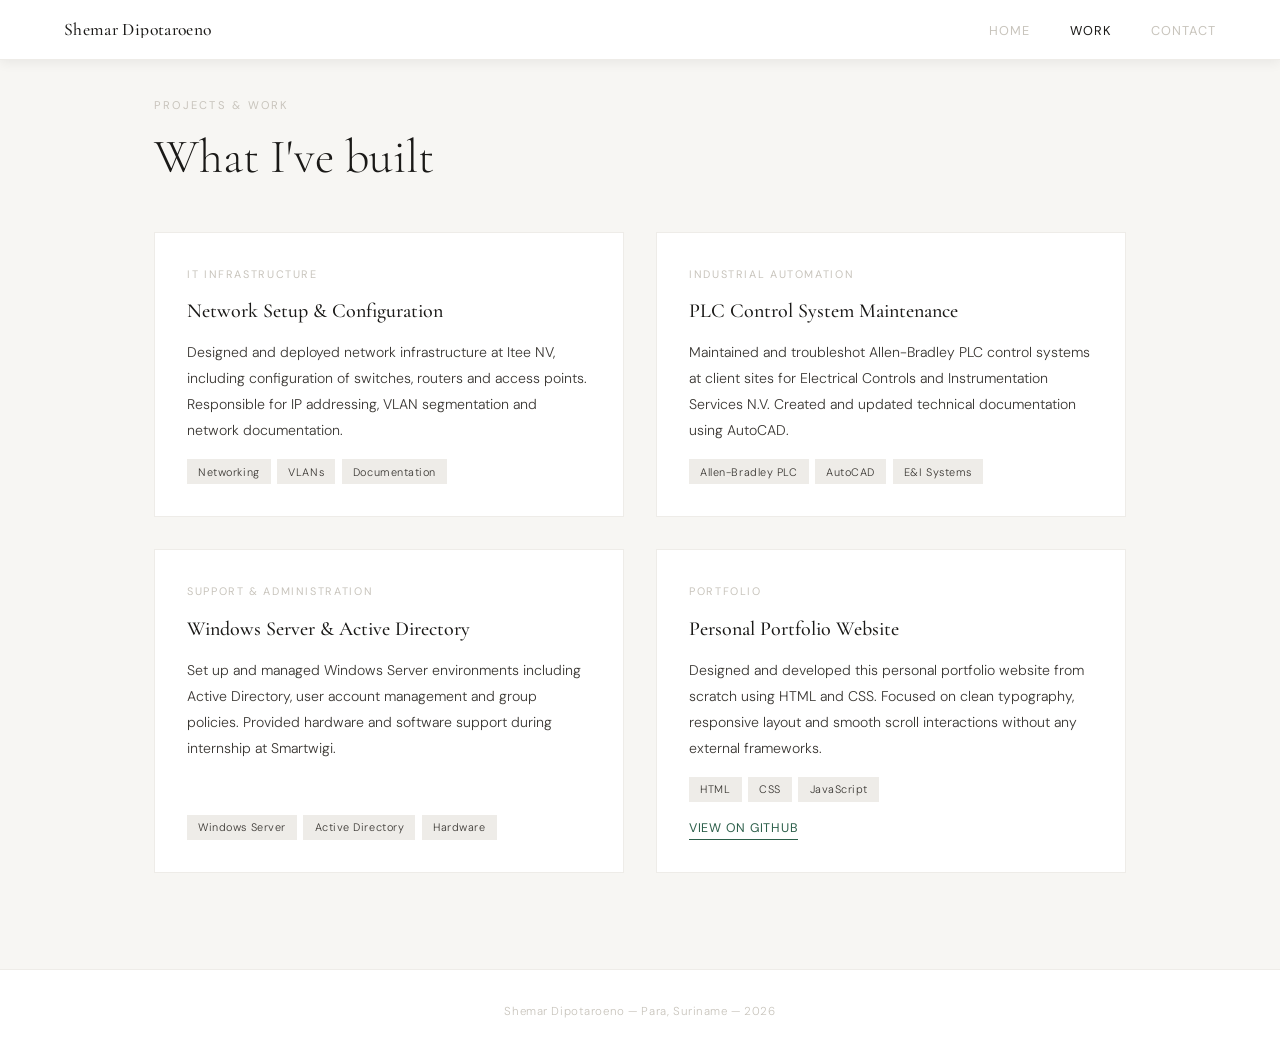
<file: work.html>
<!DOCTYPE html>
<html lang="en">
<head>
  <meta charset="UTF-8" />
  <meta name="viewport" content="width=device-width, initial-scale=1.0, viewport-fit=cover" />
  <title>Shemar Dipotaroeno &mdash; Work</title>
  <link rel="preconnect" href="https://fonts.googleapis.com" />
  <link href="https://fonts.googleapis.com/css2?family=Cormorant+Garamond:wght@300;400;500;600&family=DM+Sans:wght@300;400;500&display=swap" rel="stylesheet" />
  <link rel="stylesheet" href="css/main.css">
  <link rel="stylesheet" href="css/work.css">
</head>
<body>

<nav>
  <a href="index.html" class="nav-name">Shemar Dipotaroeno</a>
  <ul class="nav-links" id="navLinks">
    <li><a href="index.html">Home</a></li>
    <li><a href="work.html" class="active">Work</a></li>
    <li><a href="contact.html">Contact</a></li>
  </ul>
  <button class="nav-burger" id="navBurger" aria-label="Menu">
    <span></span><span></span><span></span>
  </button>
</nav>

<section id="work">
<div class="work-inner">
  <div class="reveal">
    <p class="sec-label">Projects &amp; Work</p>
    <h2>What I've built</h2>
  </div>
  <div class="work-grid reveal">

    <div class="work-card">
      <span class="work-card-label">IT Infrastructure</span>
      <div class="work-card-title">Network Setup &amp; Configuration</div>
      <p class="work-card-desc">
        Designed and deployed network infrastructure at Itee NV, including configuration
        of switches, routers and access points. Responsible for IP addressing, VLAN
        segmentation and network documentation.
      </p>
      <div class="work-card-tags">
        <span class="work-tag">Networking</span>
        <span class="work-tag">VLANs</span>
        <span class="work-tag">Documentation</span>
      </div>
    </div>

    <div class="work-card">
      <span class="work-card-label">Industrial Automation</span>
      <div class="work-card-title">PLC Control System Maintenance</div>
      <p class="work-card-desc">
        Maintained and troubleshot Allen-Bradley PLC control systems at client sites
        for Electrical Controls and Instrumentation Services N.V. Created and updated
        technical documentation using AutoCAD.
      </p>
      <div class="work-card-tags">
        <span class="work-tag">Allen-Bradley PLC</span>
        <span class="work-tag">AutoCAD</span>
        <span class="work-tag">E&amp;I Systems</span>
      </div>
    </div>

    <div class="work-card">
      <span class="work-card-label">Support &amp; Administration</span>
      <div class="work-card-title">Windows Server &amp; Active Directory</div>
      <p class="work-card-desc">
        Set up and managed Windows Server environments including Active Directory,
        user account management and group policies. Provided hardware and software
        support during internship at Smartwigi.
      </p>
      <div class="work-card-tags">
        <span class="work-tag">Windows Server</span>
        <span class="work-tag">Active Directory</span>
        <span class="work-tag">Hardware</span>
      </div>
    </div>

    <div class="work-card">
      <span class="work-card-label">Portfolio</span>
      <div class="work-card-title">Personal Portfolio Website</div>
      <p class="work-card-desc">
        Designed and developed this personal portfolio website from scratch using
        HTML and CSS. Focused on clean typography, responsive layout and smooth
        scroll interactions without any external frameworks.
      </p>
      <div class="work-card-tags">
        <span class="work-tag">HTML</span>
        <span class="work-tag">CSS</span>
        <span class="work-tag">JavaScript</span>
      </div>
      <a href="https://github.com/ShemarDipo21" target="_blank" class="work-card-link">View on GitHub</a>
    </div>

  </div>
</div>
</section>

<footer>
  <p>Shemar Dipotaroeno &mdash; Para, Suriname &mdash; <span id="year"></span></p>
</footer>

<script src="js/script.js"></script>
</body>
</html>
</file>
<file: css/main.css>
*, *::before, *::after { box-sizing: border-box; margin: 0; padding: 0; }

:root {
  --white:    #ffffff;
  --off:      #f7f6f3;
  --light:    #eeece8;
  --mid:      #c8c4bc;
  --dark:     #3a3733;
  --black:    #1a1917;
  --accent:   #2c5f4a;
  --serif:    'Cormorant Garamond', Georgia, serif;
  --sans:     'DM Sans', system-ui, sans-serif;
}

html { scroll-behavior: smooth; }

body {
  background: var(--white);
  color: var(--dark);
  font-family: var(--sans);
  font-weight: 300;
  line-height: 1.7;
}

/* ── NAV ── */
nav {
  position: fixed; top: 0; left: 0; right: 0;
  z-index: 100;
  display: flex; align-items: center; justify-content: space-between;
  padding: 1.1rem 4rem;
  background: var(--white);
  border-bottom: 1px solid var(--light);
  box-shadow: 0 2px 12px rgba(0,0,0,.07);
  height: 60px;
}
.nav-name {
  font-family: var(--serif);
  font-size: 1.1rem;
  font-weight: 500;
  color: var(--black);
  letter-spacing: .02em;
  text-decoration: none;
  white-space: nowrap;
  overflow: hidden;
  text-overflow: ellipsis;
  flex: 1;
  min-width: 0;
  align-self: center;
  line-height: 1;
}
.nav-links { display: flex; gap: 2.5rem; list-style: none; }
.nav-links a {
  font-size: .8rem;
  font-weight: 400;
  color: var(--mid);
  text-decoration: none;
  letter-spacing: .08em;
  text-transform: uppercase;
  transition: color .2s;
}
.nav-links a:hover,
.nav-links a.active { color: var(--black); }

/* ── BUTTONS ── */
.btn {
  display: inline-block;
  padding: .75rem 2rem;
  font-family: var(--sans);
  font-size: .8rem;
  font-weight: 400;
  letter-spacing: .08em;
  text-transform: uppercase;
  text-decoration: none;
  border-radius: 0;
  transition: all .25s;
  cursor: pointer;
  border: none;
}
.btn-primary { background: var(--black); color: var(--white); }
.btn-primary:hover { background: var(--accent); }
.btn-outline { background: transparent; color: var(--black); border: 1px solid var(--mid); }
.btn-outline:hover { border-color: var(--black); }

/* ── DIVIDER ── */
.divider { border: none; border-top: 1px solid var(--light); margin: 0; }

/* ── SECTIONS ── */
section {
  padding: 6rem 4rem;
  max-width: 1100px;
  margin: 0 auto;
}
.sec-label {
  font-size: .7rem;
  font-weight: 400;
  color: var(--mid);
  letter-spacing: .2em;
  text-transform: uppercase;
  margin-bottom: 1rem;
}
h2 {
  font-family: var(--serif);
  font-size: clamp(2rem, 4vw, 3rem);
  font-weight: 300;
  color: var(--black);
  margin-bottom: 3rem;
  line-height: 1.1;
}

/* ── FOOTER ── */
footer {
  text-align: center;
  padding: 2rem;
  border-top: 1px solid var(--light);
  font-size: .72rem;
  color: var(--mid);
  letter-spacing: .05em;
}

/* ── REVEAL ── */
.reveal {
  opacity: 0;
  transform: translateY(24px);
  transition: opacity .7s, transform .7s;
}
.reveal.visible { opacity: 1; transform: none; }

@keyframes fadeUp {
  from { opacity: 0; transform: translateY(16px); }
  to   { opacity: 1; transform: none; }
}
@keyframes fadeIn {
  from { opacity: 0; }
  to   { opacity: 1; }
}

/* ── HAMBURGER ── */
.nav-burger {
  display: none;
  flex-direction: column;
  gap: 5px;
  background: none;
  border: none;
  cursor: pointer;
  padding: 4px;
  flex-shrink: 0;
  margin-left: 1rem;
}
.nav-burger span {
  display: block;
  width: 22px; height: 1.5px;
  background: var(--black);
  transition: all .3s;
}
.nav-burger.open span:nth-child(1) { transform: translateY(6.5px) rotate(45deg); }
.nav-burger.open span:nth-child(2) { opacity: 0; }
.nav-burger.open span:nth-child(3) { transform: translateY(-6.5px) rotate(-45deg); }

/* ── MOBILE NAV DRAWER ── */
@media (max-width: 900px) {
  .nav-burger { display: flex; }
  .nav-links {
    display: flex !important;
    flex-direction: column;
    position: fixed;
    top: 60px; left: 0; right: 0;
    background: var(--white);
    border-bottom: 1px solid var(--light);
    box-shadow: 0 4px 16px rgba(0,0,0,.1);
    padding: 1.5rem 2rem;
    gap: 1.2rem;
    opacity: 0;
    visibility: hidden;
    pointer-events: none;
    transform: translateY(-6px);
    transition: opacity .25s ease, transform .25s ease, visibility 0s linear .25s;
    z-index: 200;
  }
  .nav-links.open {
    opacity: 1;
    visibility: visible;
    pointer-events: auto;
    transform: translateY(0);
    transition: opacity .25s ease, transform .25s ease, visibility 0s;
  }
  .nav-links a { font-size: .9rem; color: var(--dark); padding: .25rem 0; }
}

/* ── RESPONSIVE ── */
@media (max-width: 900px) {
  nav { padding: 1rem 2rem; height: 60px; }
  section { padding: 4rem 2rem; }
  h2 { margin-bottom: 2rem; }
}

@media (max-width: 600px) {
  nav {
    padding: 0 1.2rem;
    padding-left: max(1.2rem, env(safe-area-inset-left));
    padding-right: max(1.2rem, env(safe-area-inset-right));
    height: 60px;
  }
  .nav-name { font-size: .88rem; }
  section { padding: 3rem 1.5rem; }
  h2 { font-size: 1.8rem; margin-bottom: 2rem; }
  .btn { width: 100%; text-align: center; }
  .btn-primary { padding: .9rem 1.5rem; font-size: .78rem; }
}
</file>
<file: css/base.css>
*, *::before, *::after { box-sizing: border-box; margin: 0; padding: 0; }

:root {
  --white:    #ffffff;
  --off:      #f7f6f3;
  --light:    #eeece8;
  --mid:      #c8c4bc;
  --dark:     #3a3733;
  --black:    #1a1917;
  --accent:   #2c5f4a;
  --serif:    'Cormorant Garamond', Georgia, serif;
  --sans:     'DM Sans', system-ui, sans-serif;
}

html { scroll-behavior: smooth; }

body {
  background: var(--white);
  color: var(--dark);
  font-family: var(--sans);
  font-weight: 300;
  line-height: 1.7;
}

/* ── NAV ── */
nav {
  position: fixed; top: 0; left: 0; right: 0;
  z-index: 100;
  display: flex; align-items: center; justify-content: space-between;
  padding: 1.1rem 4rem;
  background: var(--white);
  border-bottom: 1px solid var(--light);
  box-shadow: 0 2px 12px rgba(0,0,0,.07);
  height: 60px;
}
.nav-name {
  font-family: var(--serif);
  font-size: 1.1rem;
  font-weight: 500;
  color: var(--black);
  letter-spacing: .02em;
  text-decoration: none;
  white-space: nowrap;
  overflow: hidden;
  text-overflow: ellipsis;
  flex: 1;
  min-width: 0;
  align-self: center;
  line-height: 1;
}
.nav-links { display: flex; gap: 2.5rem; list-style: none; }
.nav-links a {
  font-size: .8rem;
  font-weight: 400;
  color: var(--mid);
  text-decoration: none;
  letter-spacing: .08em;
  text-transform: uppercase;
  transition: color .2s;
}
.nav-links a:hover,
.nav-links a.active { color: var(--black); }

/* ── BUTTONS ── */
.btn {
  display: inline-block;
  padding: .75rem 2rem;
  font-family: var(--sans);
  font-size: .8rem;
  font-weight: 400;
  letter-spacing: .08em;
  text-transform: uppercase;
  text-decoration: none;
  border-radius: 0;
  transition: all .25s;
  cursor: pointer;
  border: none;
}
.btn-primary { background: var(--black); color: var(--white); }
.btn-primary:hover { background: var(--accent); }
.btn-outline { background: transparent; color: var(--black); border: 1px solid var(--mid); }
.btn-outline:hover { border-color: var(--black); }

/* ── DIVIDER ── */
.divider { border: none; border-top: 1px solid var(--light); margin: 0; }

/* ── SECTIONS ── */
section {
  padding: 6rem 4rem;
  max-width: 1100px;
  margin: 0 auto;
}
.sec-label {
  font-size: .7rem;
  font-weight: 400;
  color: var(--mid);
  letter-spacing: .2em;
  text-transform: uppercase;
  margin-bottom: 1rem;
}
h2 {
  font-family: var(--serif);
  font-size: clamp(2rem, 4vw, 3rem);
  font-weight: 300;
  color: var(--black);
  margin-bottom: 3rem;
  line-height: 1.1;
}

/* ── FOOTER ── */
footer {
  text-align: center;
  padding: 2rem;
  border-top: 1px solid var(--light);
  font-size: .72rem;
  color: var(--mid);
  letter-spacing: .05em;
}

/* ── REVEAL ── */
.reveal {
  opacity: 0;
  transform: translateY(24px);
  transition: opacity .7s, transform .7s;
}
.reveal.visible { opacity: 1; transform: none; }

@keyframes fadeUp {
  from { opacity: 0; transform: translateY(16px); }
  to   { opacity: 1; transform: none; }
}
@keyframes fadeIn {
  from { opacity: 0; }
  to   { opacity: 1; }
}

/* ── HAMBURGER ── */
.nav-burger {
  display: none;
  flex-direction: column;
  gap: 5px;
  background: none;
  border: none;
  cursor: pointer;
  padding: 4px;
  flex-shrink: 0;
  margin-left: 1rem;
}
.nav-burger span {
  display: block;
  width: 22px; height: 1.5px;
  background: var(--black);
  transition: all .3s;
}
.nav-burger.open span:nth-child(1) { transform: translateY(6.5px) rotate(45deg); }
.nav-burger.open span:nth-child(2) { opacity: 0; }
.nav-burger.open span:nth-child(3) { transform: translateY(-6.5px) rotate(-45deg); }

/* ── MOBILE NAV DRAWER ── */
@media (max-width: 900px) {
  .nav-burger { display: flex; }
  .nav-links {
    display: flex !important;
    flex-direction: column;
    position: fixed;
    top: 60px; left: 0; right: 0;
    background: var(--white);
    border-bottom: 1px solid var(--light);
    box-shadow: 0 4px 16px rgba(0,0,0,.1);
    padding: 1.5rem 2rem;
    gap: 1.2rem;
    opacity: 0;
    visibility: hidden;
    pointer-events: none;
    transform: translateY(-6px);
    transition: opacity .25s ease, transform .25s ease, visibility 0s linear .25s;
    z-index: 200;
  }
  .nav-links.open {
    opacity: 1;
    visibility: visible;
    pointer-events: auto;
    transform: translateY(0);
    transition: opacity .25s ease, transform .25s ease, visibility 0s;
  }
  .nav-links a { font-size: .9rem; color: var(--dark); padding: .25rem 0; }
}

/* ── RESPONSIVE ── */
@media (max-width: 900px) {
  nav { padding: 1rem 2rem; height: 60px; }
  section { padding: 4rem 2rem; }
  h2 { margin-bottom: 2rem; }
}

@media (max-width: 600px) {
  nav {
    padding: 0 1.2rem;
    padding-left: max(1.2rem, env(safe-area-inset-left));
    padding-right: max(1.2rem, env(safe-area-inset-right));
    height: 60px;
  }
  .nav-name { font-size: .88rem; }
  section { padding: 3rem 1.5rem; }
  h2 { font-size: 1.8rem; margin-bottom: 2rem; }
  .btn { width: 100%; text-align: center; }
  .btn-primary { padding: .9rem 1.5rem; font-size: .78rem; }
}
</file>
<file: css/hero.css>
/* ── HERO ── */
#hero {
  min-height: 100vh;
  display: grid;
  grid-template-columns: 1fr 1fr;
  align-items: center;
  padding: 7rem 4rem 4rem;
  gap: 4rem;
}
.hero-text { max-width: 480px; }
.hero-eyebrow {
  font-size: .75rem;
  font-weight: 400;
  color: var(--mid);
  letter-spacing: .15em;
  text-transform: uppercase;
  margin-bottom: 1.5rem;
  opacity: 0;
  animation: fadeUp .6s .2s forwards;
}
h1 {
  font-family: var(--serif);
  font-size: clamp(3rem, 6vw, 5rem);
  font-weight: 300;
  line-height: 1.05;
  color: var(--black);
  letter-spacing: -.01em;
  margin-bottom: 1.5rem;
  opacity: 0;
  animation: fadeUp .7s .35s forwards;
}
.hero-desc {
  font-size: .95rem;
  color: var(--dark);
  line-height: 1.85;
  margin-bottom: 2.5rem;
  opacity: 0;
  animation: fadeUp .7s .5s forwards;
}
.hero-ctas {
  display: flex; gap: 1rem; flex-wrap: wrap;
  opacity: 0;
  animation: fadeUp .7s .65s forwards;
}
.hero-photo {
  display: flex; justify-content: center; align-items: center;
  opacity: 0;
  animation: fadeIn .9s .4s forwards;
}
.photo-frame {
  position: relative;
  width: 380px; height: 460px;
}
.photo-frame img {
  width: 100%; height: 100%;
  object-fit: cover;
  object-position: center top;
  display: block;
  filter: grayscale(15%);
}
.photo-frame::after {
  content: '';
  position: absolute;
  inset: 12px -12px -12px 12px;
  border: 1px solid var(--light);
  z-index: -1;
}

@media (max-width: 900px) {
  #hero { grid-template-columns: 1fr; padding: 7rem 2rem 4rem; gap: 3rem; }
  .hero-photo { order: -1; }
  .photo-frame { width: 260px; height: 315px; }
}

@media (max-width: 600px) {
  #hero {
    grid-template-columns: 1fr;
    padding: 5.5rem 1.5rem 3rem;
    gap: 2rem;
    text-align: center;
    min-height: auto;
  }
  .hero-photo { order: -1; justify-content: center; }
  .photo-frame { width: 160px; height: 195px; margin: 0 auto; }
  .photo-frame::after { display: none; }
  h1 { font-size: 2.8rem; }
  .hero-eyebrow { font-size: .7rem; }
  .hero-desc { font-size: .9rem; }
  .hero-ctas { justify-content: center; flex-direction: column; align-items: center; }
}
</file>
<file: css/about.css>
/* ── ABOUT ── */
.about-grid {
  display: grid;
  grid-template-columns: 1.4fr 1fr;
  gap: 6rem;
  align-items: start;
}
.about-text p {
  margin-bottom: 1.2rem;
  font-size: .95rem;
  line-height: 1.9;
  color: var(--dark);
}
.about-details { display: flex; flex-direction: column; gap: 0; }
.detail-row {
  display: flex;
  flex-direction: column;
  padding: 1.1rem 0;
  border-bottom: 1px solid var(--light);
}
.detail-row:first-child { border-top: 1px solid var(--light); }
.detail-label {
  font-size: .68rem;
  font-weight: 400;
  color: var(--mid);
  letter-spacing: .12em;
  text-transform: uppercase;
  margin-bottom: .25rem;
}
.detail-val {
  font-size: .9rem;
  color: var(--black);
  font-weight: 400;
}

@media (max-width: 900px) {
  .about-grid { grid-template-columns: 1fr; gap: 3rem; }
}
@media (max-width: 600px) {
  .about-grid { grid-template-columns: 1fr; gap: 2rem; }
  .detail-val { font-size: .85rem; }
}
</file>
<file: css/experience.css>
/* ── EXPERIENCE & EDUCATION ── */
#experience { background: var(--off); max-width: 100%; padding: 6rem 0; }
.exp-inner { max-width: 1100px; margin: 0 auto; padding: 0 4rem; }
.exp-list { display: flex; flex-direction: column; }
.exp-item {
  display: grid;
  grid-template-columns: 200px 1fr;
  gap: 3rem;
  padding: 2.5rem 0;
  border-bottom: 1px solid var(--light);
  transition: background .2s;
}
.exp-item:first-child { border-top: 1px solid var(--light); }
.exp-period {
  font-size: .78rem;
  color: var(--mid);
  letter-spacing: .05em;
  padding-top: .2rem;
  line-height: 1.6;
}
.exp-period strong {
  display: block;
  font-size: .7rem;
  font-weight: 400;
  letter-spacing: .1em;
  text-transform: uppercase;
  color: var(--accent);
  margin-bottom: .3rem;
}
.exp-title {
  font-family: var(--serif);
  font-size: 1.3rem;
  font-weight: 500;
  color: var(--black);
  margin-bottom: .2rem;
}
.exp-company {
  font-size: .82rem;
  color: var(--mid);
  margin-bottom: .8rem;
  letter-spacing: .03em;
}
.exp-desc {
  font-size: .88rem;
  color: var(--dark);
  line-height: 1.85;
  margin-bottom: 1rem;
}
.exp-tags { display: flex; flex-wrap: wrap; gap: .4rem; }
.tag {
  font-size: .68rem;
  padding: .2rem .7rem;
  background: var(--light);
  color: var(--dark);
  letter-spacing: .05em;
}
.tag.current { background: var(--accent); color: white; }

@media (max-width: 900px) {
  .exp-inner { padding: 0 2rem; }
  .exp-item { grid-template-columns: 1fr; gap: .5rem; }
}
@media (max-width: 600px) {
  .exp-inner { padding: 0 1.5rem; padding-top: 3rem !important; padding-bottom: 3rem !important; }
  .exp-item { grid-template-columns: 1fr; gap: .3rem; padding: 1.8rem 0; }
  .exp-period { font-size: .75rem; }
  .exp-title { font-size: 1.1rem; }
  .exp-desc { font-size: .85rem; }
}
</file>
<file: css/skills.css>
/* ── SKILLS ── */
.skills-cols {
  display: grid;
  grid-template-columns: repeat(3, 1fr);
  gap: 3rem;
}
.skill-col h3 {
  font-size: .7rem;
  font-weight: 400;
  color: var(--mid);
  letter-spacing: .15em;
  text-transform: uppercase;
  margin-bottom: 1.5rem;
  padding-bottom: .75rem;
  border-bottom: 1px solid var(--light);
}
.skill-entry {
  display: flex;
  flex-direction: column;
  gap: .4rem;
  margin-bottom: 1.2rem;
}
.skill-row {
  display: flex;
  justify-content: space-between;
  align-items: center;
}
.skill-name { font-size: .88rem; color: var(--dark); }
.skill-pct { font-size: .72rem; color: var(--mid); }
.skill-bar {
  height: 1px;
  background: var(--light);
  position: relative;
}
.skill-fill {
  position: absolute; top: 0; left: 0; height: 100%;
  background: var(--black);
  width: 0;
  transition: width 1.2s cubic-bezier(.4,0,.2,1);
}

@media (max-width: 900px) {
  .skills-cols { grid-template-columns: 1fr 1fr; gap: 2rem; }
}
@media (max-width: 600px) {
  .skills-cols { grid-template-columns: 1fr; gap: 2rem; }
}
</file>
<file: css/certifications.css>
/* ── CERTIFICATIONS ── */
#certifications { background: var(--off); max-width: 100%; padding: 6rem 0; }
.cert-inner { max-width: 1100px; margin: 0 auto; padding: 0 4rem; }
.cert-list { display: flex; flex-direction: column; }
.cert-item {
  display: grid;
  grid-template-columns: 200px 1fr auto;
  gap: 3rem;
  align-items: center;
  padding: 1.8rem 0;
  border-bottom: 1px solid var(--light);
}
.cert-item:first-child { border-top: 1px solid var(--light); }
.cert-org {
  font-size: .72rem;
  color: var(--mid);
  letter-spacing: .1em;
  text-transform: uppercase;
}
.cert-name {
  font-family: var(--serif);
  font-size: 1.15rem;
  font-weight: 500;
  color: var(--black);
}
.cert-desc {
  font-size: .82rem;
  color: var(--mid);
  margin-top: .2rem;
}
.cert-status {
  font-size: .68rem;
  padding: .3rem .8rem;
  letter-spacing: .08em;
  text-transform: uppercase;
  white-space: nowrap;
}
.cert-status.active { background: var(--accent); color: white; }
.cert-status.progress { background: var(--light); color: var(--dark); }
.cert-status.planned { border: 1px solid var(--light); color: var(--mid); }

@media (max-width: 900px) {
  .cert-inner { padding: 0 2rem; }
  .cert-item { grid-template-columns: 1fr; gap: .4rem; }
}
@media (max-width: 600px) {
  .cert-inner { padding: 0 1.5rem; padding-top: 3rem !important; padding-bottom: 3rem !important; }
  .cert-item { grid-template-columns: 1fr; gap: .4rem; padding: 1.4rem 0; }
  .cert-status { align-self: flex-start; }
}
</file>
<file: css/contact.css>
/* ── CONTACT ── */
#contact { text-align: center; }
.contact-inner { max-width: 520px; margin: 0 auto; }
.contact-inner p {
  font-size: .95rem;
  color: var(--mid);
  margin-bottom: 2.5rem;
  line-height: 1.85;
}
.contact-grid {
  display: flex; justify-content: center; flex-wrap: wrap; gap: 1rem;
  margin-top: 2rem;
}
.contact-item {
  display: flex; align-items: center; gap: .6rem;
  font-size: .82rem;
  color: var(--dark);
  text-decoration: none;
  padding: .7rem 1.4rem;
  border: 1px solid var(--light);
  transition: all .2s;
}
.contact-item:hover { border-color: var(--black); color: var(--black); }

@media (max-width: 600px) {
  .contact-inner p { font-size: .88rem; }
  .contact-grid { flex-direction: column; align-items: stretch; }
  .contact-item { justify-content: center; }
}
</file>
<file: css/work.css>
/* ── WORK / PROJECTS ── */
#work { background: var(--off); max-width: 100%; padding: 6rem 0; }
.work-inner { max-width: 1100px; margin: 0 auto; padding: 0 4rem; }

.work-grid {
  display: grid;
  grid-template-columns: repeat(2, 1fr);
  gap: 2rem;
}

.work-card {
  background: var(--white);
  border: 1px solid var(--light);
  padding: 2rem;
  display: flex;
  flex-direction: column;
  gap: 1rem;
  transition: border-color .2s;
}
.work-card:hover { border-color: var(--mid); }

.work-card-label {
  font-size: .68rem;
  font-weight: 400;
  color: var(--mid);
  letter-spacing: .15em;
  text-transform: uppercase;
}

.work-card-title {
  font-family: var(--serif);
  font-size: 1.25rem;
  font-weight: 500;
  color: var(--black);
  line-height: 1.2;
}

.work-card-desc {
  font-size: .88rem;
  color: var(--dark);
  line-height: 1.85;
  flex: 1;
}

.work-card-tags {
  display: flex;
  flex-wrap: wrap;
  gap: .4rem;
}

.work-tag {
  font-size: .68rem;
  padding: .2rem .7rem;
  background: var(--light);
  color: var(--dark);
  letter-spacing: .05em;
}

.work-card-link {
  font-size: .78rem;
  font-weight: 400;
  color: var(--accent);
  text-decoration: none;
  letter-spacing: .06em;
  text-transform: uppercase;
  border-bottom: 1px solid var(--accent);
  align-self: flex-start;
  transition: opacity .2s;
}
.work-card-link:hover { opacity: .7; }

@media (max-width: 900px) {
  .work-inner { padding: 0 2rem; }
  .work-grid { grid-template-columns: 1fr; }
}
@media (max-width: 600px) {
  .work-inner { padding: 0 1.5rem; }
}
</file>
